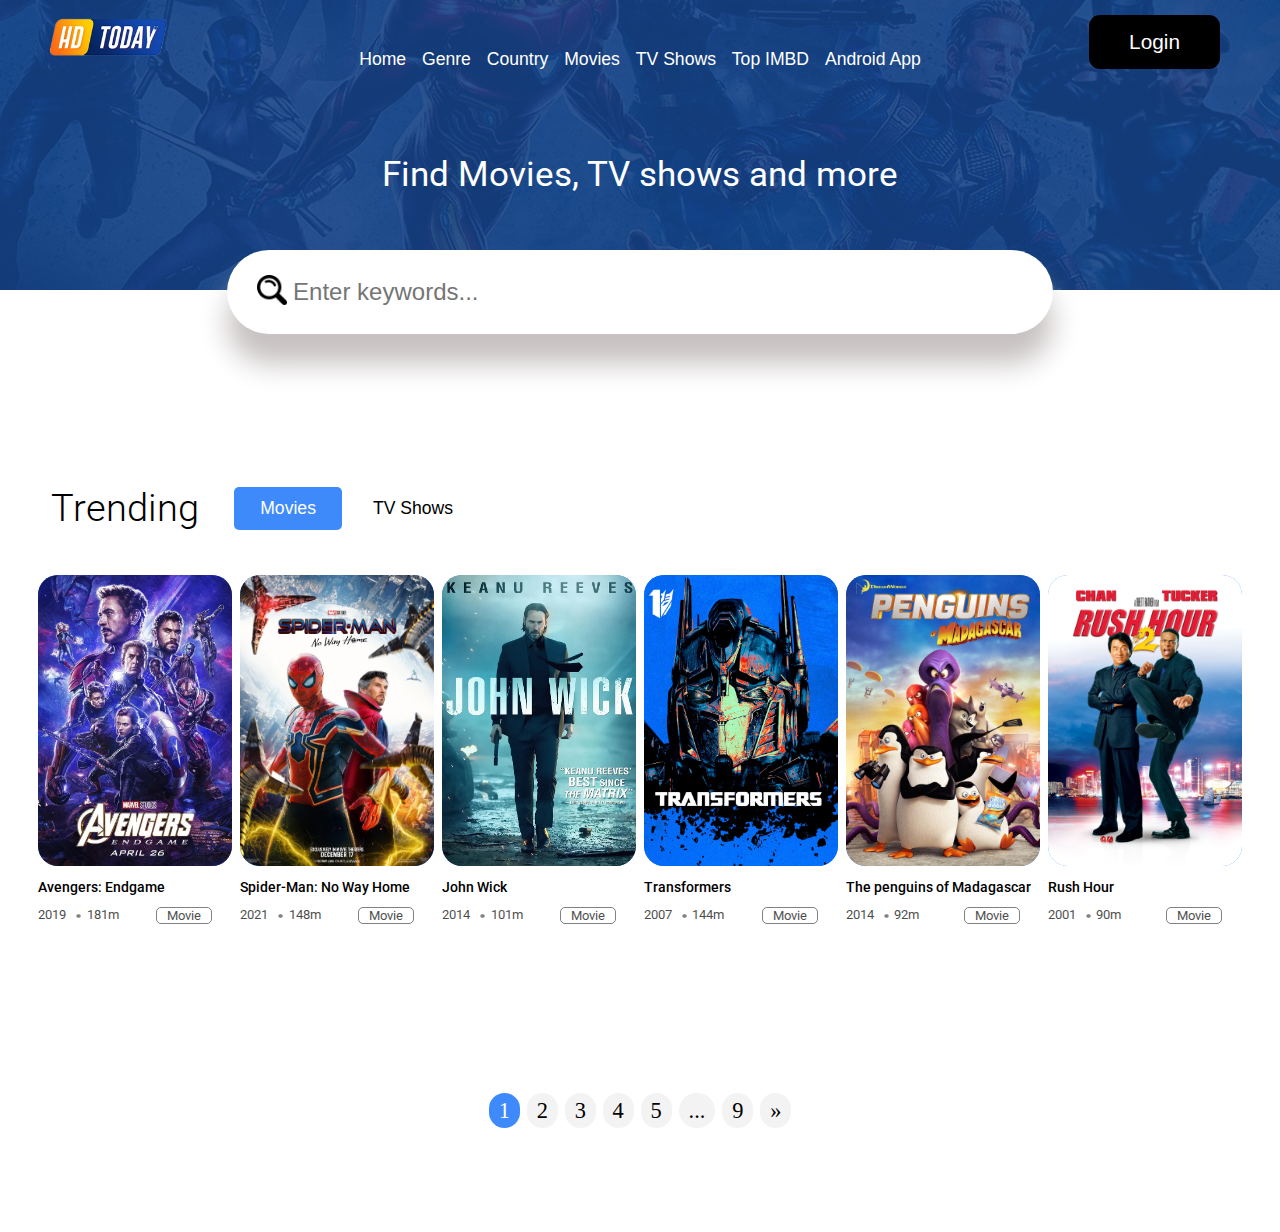
<file: index.html>
<!DOCTYPE html>
<html lang="en">
<head>
    <meta charset="UTF-8">
    <meta name="viewport" content="width=device-width, initial-scale=1.0">
    <title>HDTODAY.TV</title>
    <link rel="stylesheet" href="index.css">
    <link rel="icon" type="image/x-icon" href="images/Favicon/hd.png">
</head>
<body>
    <header>
        <nav id="nav">
            <div class="box">
                <img src="images/navbar/menu.png" alt="">
            </div>
            <div class="box">
                <img src="images/navbar/Final_logo.png" alt="">
            </div>
            <div class="box">
                <img src="images/navbar/user.png" alt="">
                <div class="link">
                    <a href="#"><span>Login</span></a>                
                </div>    
            </div>
            <div class="box">
                <input type="text" placeholder="Enter keywords...">
            </div>
            <div class="box">
                <p>Find Movies, TV shows and more</p>
            </div>
            <div class="box">
                <ul>
                    <li><a href="#">Home</a></li>
                    <li><a href="#">Genre</a></li>
                    <li><a href="#">Country</a></li>
                    <li><a href="#">Movies</a></li>
                    <li><a href="#">TV Shows</a></li>
                    <li><a href="#">Top IMBD</a></li>
                    <li><a href="#">Android App</a></li>
                </ul>
            </div>
        </nav>
    </header>
    <main>
        <section class="banana">
            <div class="banana_1">
                <p>Trending</p>
            </div>
            <div class="banana_2">
                <a href="#">Movies</a>
            </div>
            <div class="banana_3">
                <a href="#">TV Shows</a>
            </div>
        </section>
        <!-- This is for the movie section -->
        <section class="cashew">
            <!-- movie1 -->
            <div class="acashew">
                <div class="acashew_img">
                    
                        <img src="images/movie_posters/Avengers_Endgame.jpeg" alt="Avengers_Endgame" id="img">
                    
                    <div class="acashew_overlay">
                        <a href="https://hdtoday.tv/watch-movie/watch-avengers-endgame-hd-19722">
                            <img src="images/icon/play-button.png" alt="" >
                        </a>
                    </div>
                </div>
                <div class="acashew_text">
                    <p>Avengers: Endgame</p>
                </div>
                <div class="acashew_text_2">
                    <div class="cashewtext_sub">
                        <p>2019</p>
                        <div class="cashew_sub_image">
                            <img src="images/movie_posters/record-button.png" alt="">
                        </div>
                        <p>181m</p>
                    </div>
                    <div class="cashewtext_sub_2">
                        <p>Movie</p>
                    </div>
                </div>
            </div>
            <!-- movie_2 -->
            <div class="acashew">
                <div class="acashew_img">

                        <img src="images/movie_posters/spider.jpeg" alt="spider" id="img">

                    <div class="acashew_overlay">
                        <a href="https://hdtoday.tv/watch-movie/watch-spider-man-no-way-home-hd-71326">
                            <img src="images/icon/play-button.png" alt="" >
                        </a>
                    </div>
                </div>
                <div class="acashew_text">
                    <p>Spider-Man: No Way Home</p>
                </div>
                <div class="acashew_text_2">
                    <div class="cashewtext_sub">
                        <p>2021</p>
                        <div class="cashew_sub_image">
                            <img src="images/movie_posters/record-button.png" alt="">
                        </div>
                        <p>148m</p>
                    </div>
                    <div class="cashewtext_sub_2">
                        <p>Movie</p>
                    </div>
                </div>
            </div>
            <!-- movie_3 -->
            <div class="acashew">
                <div class="acashew_img">
                    
                        <img src="images/movie_posters/johnwick.jpeg" alt="johnwick" id="img">
                    
                    <div class="acashew_overlay">
                        <a href="https://hdtoday.tv/watch-movie/watch-john-wick-hd-19789">
                            <img src="images/icon/play-button.png" alt="" >
                        </a>
                    </div>
                </div>
                <div class="acashew_text">
                    <p>John Wick</p>
                </div>
                <div class="acashew_text_2">
                    <div class="cashewtext_sub">
                        <p>2014</p>
                        <div class="cashew_sub_image">
                            <img src="images/movie_posters/record-button.png" alt="">
                        </div>
                        <p>101m</p>
                    </div>
                    <div class="cashewtext_sub_2">
                        <p>Movie</p>
                    </div>
                </div>
            </div>
            <!-- movie_4 -->
            <div class="acashew">
                <div class="acashew_img">
                    
                        <img src="images/movie_posters/transformers.jpeg " alt="" id="img">
                    
                    <div class="acashew_overlay">
                        <a href="https://hdtoday.tv/watch-movie/watch-transformers-hd-6905">
                            <img src="images/icon/play-button.png" alt="" >
                        </a>
                    </div>
                </div>
                
                <div class="acashew_text">
                    <p>Transformers</p>
                </div>
                <div class="acashew_text_2">
                    <div class="cashewtext_sub">
                        <p>2007</p>
                        <div class="cashew_sub_image">
                                <img src="images/movie_posters/record-button.png" alt="">
                        </div>
                        <p>144m</p>
                    </div>
                    <div class="cashewtext_sub_2">
                        <p>Movie</p>
                    </div>
                </div>
            </div>
            <!-- movie_5 -->
            <div class="acashew">
                <div class="acashew_img">
                    
                        <img src="images/movie_posters/Penguins of madagascar.jpg" alt="" id="img">
                    
                    <div class="acashew_overlay">
                        <a href="https://hdtoday.tv/watch-movie/watch-penguins-of-madagascar-hd-19555">
                            <img src="images/icon/play-button.png" alt="" >
                        </a>
                    </div>
                </div>
                <div class="acashew_text">
                    <p>The penguins of Madagascar</p>
                </div>
                <div class="acashew_text_2">
                    <div class="cashewtext_sub">
                        <p>2014</p>
                        <div class="cashew_sub_image">
                            <img src="images/movie_posters/record-button.png" alt="">
                        </div>
                        <p>92m</p>
                    </div>
                    <div class="cashewtext_sub_2">
                        <p>Movie</p>
                    </div>
                </div>
            </div>
            <!-- movie_6 -->
            <div class="acashew">
                <div class="acashew_img">
                    
                        <img src="images/movie_posters/Rush_hour2.jpg" alt="" id="img">
                    
                    <div class="acashew_overlay">
                        <a href="https://hdtoday.tv/movie/watch-rush-hour-2-hd-17101">
                            <img src="images/icon/play-button.png" alt="" >
                        </a>
                    </div>
                </div>
                <div class="acashew_text">
                    <p>Rush Hour</p>
                </div>
                <div class="acashew_text_2">
                    <div class="cashewtext_sub">
                        <p>2001</p>
                        <div class="cashew_sub_image">
                            <img src="images/movie_posters/record-button.png" alt="">
                        </div>
                        <p>90m</p>
                    </div>
                    <div class="cashewtext_sub_2">
                        <p>Movie</p>
                    </div>
                </div>
            </div>
        </section>
        <div class="pagination">
            <div class="pagination_center">
                <!-- <a href="index.html" style="pointer-events: none;">&laquo;</a> -->
                <a href="index.html" class="active">1</a>
                <a href="index_2.html">2</a>
                <a href="index_3.html">3</a>
                <a href="index_4.html">4</a>
                <a href="index_5.html">5</a>
                <a href="" class="middle" style="pointer-events: none;">...</a>
                <!-- <a href="">6</a>
                <a href="">7</a>
                <a href="">8</a>-->
                <a href="index_9.html">9</a>
                <a href="index_2.html">&raquo;</a>
            </div>
        </div>
    </main>
    <footer>
        
    </footer> 
</body>
</html>
</file>
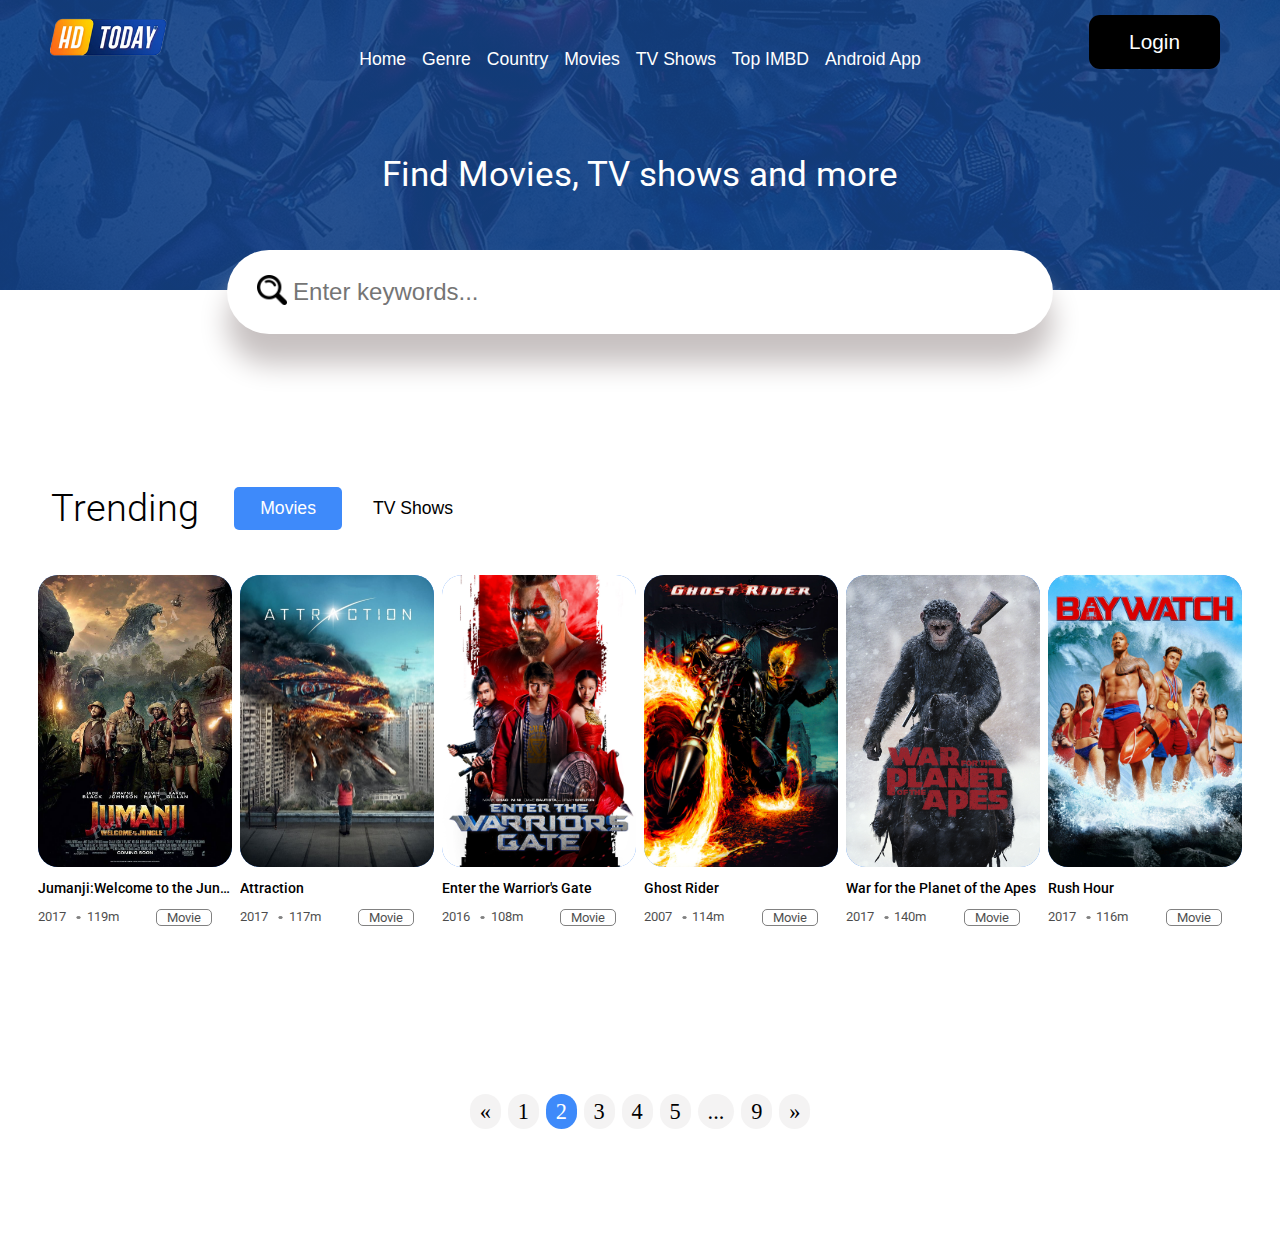
<file: index_2.html>
<!DOCTYPE html>
<html lang="en">
<head>
    <meta charset="UTF-8">
    <meta name="viewport" content="width=device-width, initial-scale=1.0">
    <title>HDTODAY.TV</title>
    <link rel="stylesheet" href="index.css">
    <link rel="icon" type="image/x-icon" href="images/Favicon/hd.png">
</head>
<body>
    <header>
        <nav id="nav">
            <div class="box">
                <img src="images/navbar/menu.png" alt="">
            </div>
            <div class="box">
                <img src="images/navbar/Final_logo.png" alt="">
            </div>
            <div class="box">
                <img src="images/navbar/user.png" alt="">
                <div class="link">
                    <a href="#"><span>Login</span></a>                
                </div>    
            </div>
            <div class="box">
                <input type="text" placeholder="Enter keywords...">
            </div>
            <div class="box">
                <p>Find Movies, TV shows and more</p>
            </div>
            <div class="box">
                <ul>
                    <li><a href="#">Home</a></li>
                    <li><a href="#">Genre</a></li>
                    <li><a href="#">Country</a></li>
                    <li><a href="#">Movies</a></li>
                    <li><a href="#">TV Shows</a></li>
                    <li><a href="#">Top IMBD</a></li>
                    <li><a href="#">Android App</a></li>
                </ul>
            </div>
        </nav>
    </header>
    <main>
        <section class="banana">
            <div class="banana_1">
                <p>Trending</p>
            </div>
            <div class="banana_2">
                <a href="#">Movies</a>
            </div>
            <div class="banana_3">
                <a href="#">TV Shows</a>
            </div>
        </section>
        <!-- This is for the movie section -->
        <section class="cashew">
            <!-- movie1 -->
            <div class="acashew">
                <div class="acashew_img">
                    
                        <img src="images/movie_posters_2/jumanji.jpg" alt="Avengers_Endgame" id="img">
                    
                    <div class="acashew_overlay">
                        <a href="https://hdtoday.tv/watch-movie/watch-jumanji-welcome-to-the-jungle-hd-19299">
                            <img src="images/icon/play-button.png" alt="" >
                        </a>
                    </div>
                </div>
                <div class="acashew_text">
                    <p>Jumanji:Welcome to the Jungle</p>
                </div>
                <div class="acashew_text_2">
                    <div class="cashewtext_sub">
                        <p>2017</p>
                        <div class="cashew_sub_image">
                            <img src="images/movie_posters/record-button.png" alt="">
                        </div>
                        <p>119m</p>
                    </div>
                    <div class="cashewtext_sub_2">
                        <p>Movie</p>
                    </div>
                </div>
            </div>
            <!-- movie_2 -->
            <div class="acashew">
                <div class="acashew_img">

                        <img src="images/movie_posters_2/atraction.jpg" alt="spider" id="img">

                    <div class="acashew_overlay">
                        <a href="https://hdtoday.tv/watch-movie/watch-attraction-hd-77524">
                            <img src="images/icon/play-button.png" alt="" >
                        </a>
                    </div>
                </div>
                <div class="acashew_text">
                    <p>Attraction</p>
                </div>
                <div class="acashew_text_2">
                    <div class="cashewtext_sub">
                        <p>2017</p>
                        <div class="cashew_sub_image">
                            <img src="images/movie_posters/record-button.png" alt="">
                        </div>
                        <p>117m</p>
                    </div>
                    <div class="cashewtext_sub_2">
                        <p>Movie</p>
                    </div>
                </div>
            </div>
            <!-- movie_3 -->
            <div class="acashew">
                <div class="acashew_img">
                    
                        <img src="images/movie_posters_2/Warriors gate.jpg" alt="johnwick" id="img">
                    
                    <div class="acashew_overlay">
                        <a href="https://hdtoday.tv/watch-movie/watch-enter-the-warriors-gate-hd-11687">
                            <img src="images/icon/play-button.png" alt="" >
                        </a>
                    </div>
                </div>
                <div class="acashew_text">
                    <p>Enter the Warrior's Gate</p>
                </div>
                <div class="acashew_text_2">
                    <div class="cashewtext_sub">
                        <p>2016</p>
                        <div class="cashew_sub_image">
                            <img src="images/movie_posters/record-button.png" alt="">
                        </div>
                        <p>108m</p>
                    </div>
                    <div class="cashewtext_sub_2">
                        <p>Movie</p>
                    </div>
                </div>
            </div>
            <!-- movie_4 -->
            <div class="acashew">
                <div class="acashew_img">
                    
                        <img src="images/movie_posters_2/Ghost rider.jpg" alt="" id="img">
                    
                    <div class="acashew_overlay">
                        <a href="https://hdtoday.tv/watch-movie/watch-ghost-rider-hd-18719">
                            <img src="images/icon/play-button.png" alt="" >
                        </a>
                    </div>
                </div>
                
                <div class="acashew_text">
                    <p>Ghost Rider</p>
                </div>
                <div class="acashew_text_2">
                    <div class="cashewtext_sub">
                        <p>2007</p>
                        <div class="cashew_sub_image">
                                <img src="images/movie_posters/record-button.png" alt="">
                        </div>
                        <p>114m</p>
                    </div>
                    <div class="cashewtext_sub_2">
                        <p>Movie</p>
                    </div>
                </div>
            </div>
            <!-- movie_5 -->
            <div class="acashew">
                <div class="acashew_img">
                    
                        <img src="images/movie_posters_2/war of the planet of the apes.jpg" alt="" id="img">
                    
                    <div class="acashew_overlay">
                        <a href="https://hdtoday.tv/watch-movie/watch-war-for-the-planet-of-the-apes-hd-19479">
                            <img src="images/icon/play-button.png" alt="" >
                        </a>
                    </div>
                </div>
                <div class="acashew_text">
                    <p>War for the Planet of the Apes</p>
                </div>
                <div class="acashew_text_2">
                    <div class="cashewtext_sub">
                        <p>2017</p>
                        <div class="cashew_sub_image">
                            <img src="images/movie_posters/record-button.png" alt="">
                        </div>
                        <p>140m</p>
                    </div>
                    <div class="cashewtext_sub_2">
                        <p>Movie</p>
                    </div>
                </div>
            </div>
            <!-- movie_6 -->
            <div class="acashew">
                <div class="acashew_img">
                    
                        <img src="images/movie_posters_2/baywatch.jpg" alt="" id="img">
                    
                    <div class="acashew_overlay">
                        <a href="https://hdtoday.tv/watch-movie/watch-baywatch-hd-19476">
                            <img src="images/icon/play-button.png" alt="" >
                        </a>
                    </div>
                </div>
                <div class="acashew_text">
                    <p>Rush Hour</p>
                </div>
                <div class="acashew_text_2">
                    <div class="cashewtext_sub">
                        <p>2017</p>
                        <div class="cashew_sub_image">
                            <img src="images/movie_posters/record-button.png" alt="">
                        </div>
                        <p>116m</p>
                    </div>
                    <div class="cashewtext_sub_2">
                        <p>Movie</p>
                    </div>
                </div>
            </div>
        </section>
        <div class="pagination">
            <div class="pagination_center">
                <a href="index.html">&laquo;</a>
                <a href="index.html">1</a>
                <a href="index_2.html"class="active">2</a>
                <a href="index_3.html">3</a>
                <a href="index_4.html">4</a>
                <a href="index_5.html">5</a>
                <a href="" class="middle" style="pointer-events: none;">...</a>
                <!-- <a href="">6</a>
                <a href="">7</a>
                <a href="">8</a>-->
                <a href="index_9.html">9</a>
                <a href="index_3.html">&raquo;</a>
            </div>
        </div>
    </main>
    <footer>
        
    </footer> 
</body>
</html>
</file>
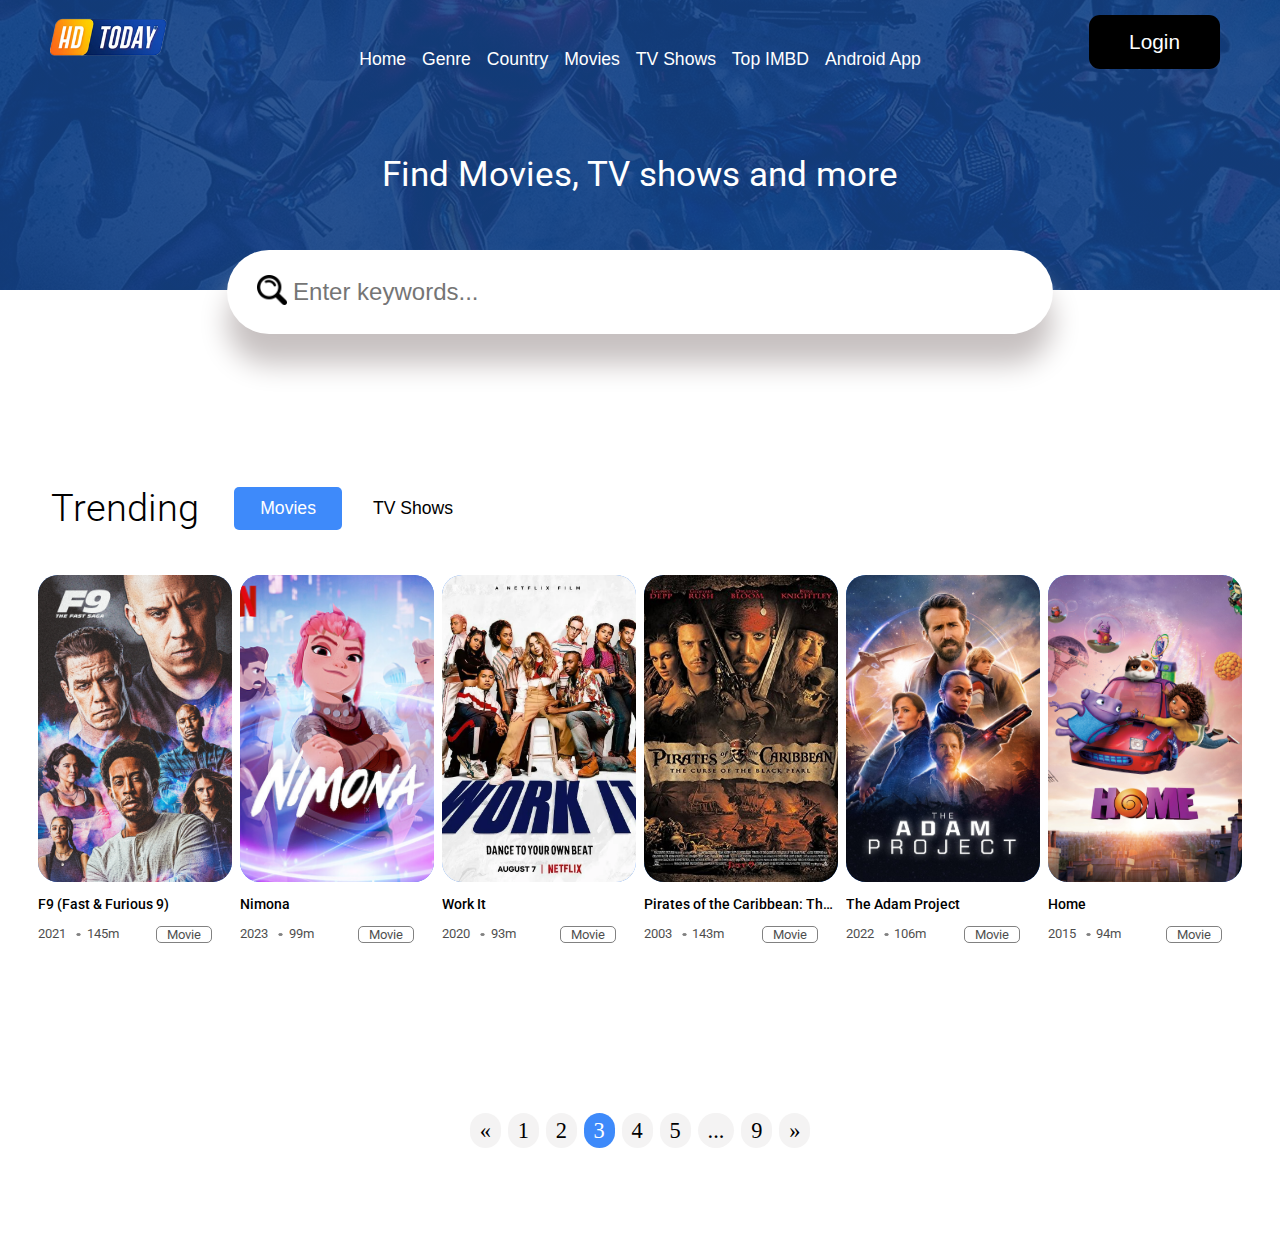
<file: index_3.html>
<!DOCTYPE html>
<html lang="en">
<head>
    <meta charset="UTF-8">
    <meta name="viewport" content="width=device-width, initial-scale=1.0">
    <title>HDTODAY.TV</title>
    <link rel="stylesheet" href="index.css">
    <link rel="icon" type="image/x-icon" href="images/Favicon/hd.png">
</head>
<body>
    <header>
        <nav id="nav">
            <div class="box">
                <img src="images/navbar/menu.png" alt="">
            </div>
            <div class="box">
                <img src="images/navbar/Final_logo.png" alt="">
            </div>
            <div class="box">
                <img src="images/navbar/user.png" alt="">
                <div class="link">
                    <a href="#"><span>Login</span></a>                
                </div>    
            </div>
            <div class="box">
                <input type="text" placeholder="Enter keywords...">
            </div>
            <div class="box">
                <p>Find Movies, TV shows and more</p>
            </div>
            <div class="box">
                <ul>
                    <li><a href="#">Home</a></li>
                    <li><a href="#">Genre</a></li>
                    <li><a href="#">Country</a></li>
                    <li><a href="#">Movies</a></li>
                    <li><a href="#">TV Shows</a></li>
                    <li><a href="#">Top IMBD</a></li>
                    <li><a href="#">Android App</a></li>
                </ul>
            </div>
        </nav>
    </header>
    <main>
        <section class="banana">
            <div class="banana_1">
                <p>Trending</p>
            </div>
            <div class="banana_2">
                <a href="#">Movies</a>
            </div>
            <div class="banana_3">
                <a href="#">TV Shows</a>
            </div>
        </section>
        <!-- This is for the movie section -->
        <section class="cashew">
            <!-- movie1 -->
            <div class="acashew">
                <div class="acashew_img">
                    
                        <img src="images/movie_posters_3/fast and furious 9.jpg" alt="Avengers_Endgame" id="img">
                    
                    <div class="acashew_overlay">
                        <a href="https://hdtoday.tv/watch-movie/watch-fast-and-furious-9-hd-9059">
                            <img src="images/icon/play-button.png" alt="" >
                        </a>
                    </div>
                </div>
                <div class="acashew_text">
                    <p>F9 (Fast & Furious 9)</p>
                </div>
                <div class="acashew_text_2">
                    <div class="cashewtext_sub">
                        <p>2021</p>
                        <div class="cashew_sub_image">
                            <img src="images/movie_posters/record-button.png" alt="">
                        </div>
                        <p>145m</p>
                    </div>
                    <div class="cashewtext_sub_2">
                        <p>Movie</p>
                    </div>
                </div>
            </div>
            <!-- movie_2 -->
            <div class="acashew">
                <div class="acashew_img">

                        <img src="images/movie_posters_3/Nimona.jpg" alt="spider" id="img">

                    <div class="acashew_overlay">
                        <a href="https://hdtoday.tv/watch-movie/watch-nimona-hd-97855">
                            <img src="images/icon/play-button.png" alt="" >
                        </a>
                    </div>
                </div>
                <div class="acashew_text">
                    <p>Nimona</p>
                </div>
                <div class="acashew_text_2">
                    <div class="cashewtext_sub">
                        <p>2023</p>
                        <div class="cashew_sub_image">
                            <img src="images/movie_posters/record-button.png" alt="">
                        </div>
                        <p>99m</p>
                    </div>
                    <div class="cashewtext_sub_2">
                        <p>Movie</p>
                    </div>
                </div>
            </div>
            <!-- movie_3 -->
            <div class="acashew">
                <div class="acashew_img">
                    
                        <img src="images/movie_posters_3/work it.jpg" alt="johnwick" id="img">
                    
                    <div class="acashew_overlay">
                        <a href="https://hdtoday.tv/watch-movie/watch-work-it-hd-62921">
                            <img src="images/icon/play-button.png" alt="" >
                        </a>
                    </div>
                </div>
                <div class="acashew_text">
                    <p>Work It</p>
                </div>
                <div class="acashew_text_2">
                    <div class="cashewtext_sub">
                        <p>2020</p>
                        <div class="cashew_sub_image">
                            <img src="images/movie_posters/record-button.png" alt="">
                        </div>
                        <p>93m</p>
                    </div>
                    <div class="cashewtext_sub_2">
                        <p>Movie</p>
                    </div>
                </div>
            </div>
            <!-- movie_4 -->
            <div class="acashew">
                <div class="acashew_img">
                    
                        <img src="images/movie_posters_3/pirate of the caribbean.jpg" alt="" id="img">
                    
                    <div class="acashew_overlay">
                        <a href="https://hdtoday.tv/watch-movie/watch-pirates-of-the-caribbean-the-curse-of-the-black-pearl-hd-19756">
                            <img src="images/icon/play-button.png" alt="" >
                        </a>
                    </div>
                </div>
                
                <div class="acashew_text">
                    <p>Pirates of the Caribbean: The Curse of the Black Pearl</p>
                </div>
                <div class="acashew_text_2">
                    <div class="cashewtext_sub">
                        <p>2003</p>
                        <div class="cashew_sub_image">
                                <img src="images/movie_posters/record-button.png" alt="">
                        </div>
                        <p>143m</p>
                    </div>
                    <div class="cashewtext_sub_2">
                        <p>Movie</p>
                    </div>
                </div>
            </div>
            <!-- movie_5 -->
            <div class="acashew">
                <div class="acashew_img">
                    
                        <img src="images/movie_posters_3/the adam project.jpg" alt="" id="img">
                    
                    <div class="acashew_overlay">
                        <a href="https://hdtoday.tv/watch-movie/watch-the-adam-project-hd-78004">
                            <img src="images/icon/play-button.png" alt="" >
                        </a>
                    </div>
                </div>
                <div class="acashew_text">
                    <p>The Adam Project</p>
                </div>
                <div class="acashew_text_2">
                    <div class="cashewtext_sub">
                        <p>2022</p>
                        <div class="cashew_sub_image">
                            <img src="images/movie_posters/record-button.png" alt="">
                        </div>
                        <p>106m</p>
                    </div>
                    <div class="cashewtext_sub_2">
                        <p>Movie</p>
                    </div>
                </div>
            </div>
            <!-- movie_6 -->
            <div class="acashew">
                <div class="acashew_img">
                    
                        <img src="images/movie_posters_3/home.jpg" alt="" id="img">
                    
                    <div class="acashew_overlay">
                        <a href="https://hdtoday.tv/watch-movie/watch-home-hd-17964">
                            <img src="images/icon/play-button.png" alt="" >
                        </a>
                    </div>
                </div>
                <div class="acashew_text">
                    <p>Home</p>
                </div>
                <div class="acashew_text_2">
                    <div class="cashewtext_sub">
                        <p>2015</p>
                        <div class="cashew_sub_image">
                            <img src="images/movie_posters/record-button.png" alt="">
                        </div>
                        <p>94m</p>
                    </div>
                    <div class="cashewtext_sub_2">
                        <p>Movie</p>
                    </div>
                </div>
            </div>
        </section>
        <div class="pagination">
            <div class="pagination_center">
                <a href="index_2.html">&laquo;</a>
                <a href="index.html">1</a>
                <a href="index_2.html">2</a>
                <a href="index_3.html" class="active">3</a>
                <a href="index_4.html">4</a>
                <a href="index_5.html">5</a>
                <a href="" class="middle" style="pointer-events:none;">...</a>
                <!-- <a href="">6</a>
                <a href="">7</a>
                <a href="">8</a>-->
                <a href="index_9.html">9</a>
                <a href="index_4.html">&raquo;</a>
            </div>
        </div>
    </main>
    <footer>
        
    </footer> 
</body>
</html>
</file>
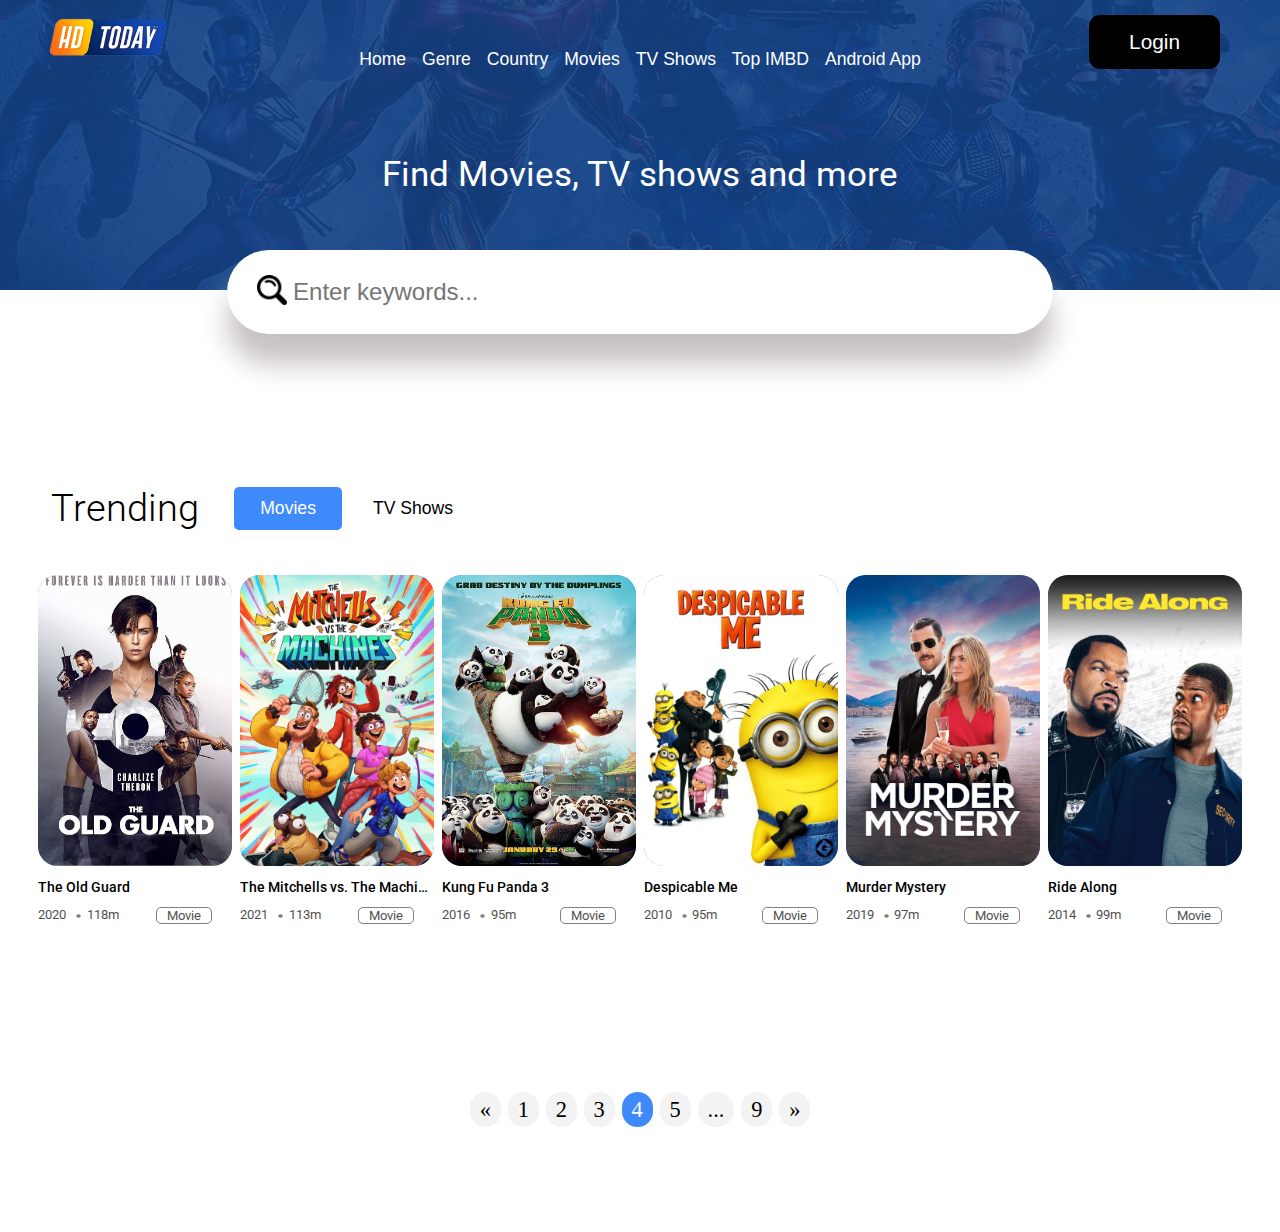
<file: index_4.html>
<!DOCTYPE html>
<html lang="en">
<head>
    <meta charset="UTF-8">
    <meta name="viewport" content="width=device-width, initial-scale=1.0">
    <title>HDTODAY.TV</title>
    <link rel="stylesheet" href="index.css">
    <link rel="icon" type="image/x-icon" href="images/Favicon/hd.png">
</head>
<body>
    <header>
        <nav id="nav">
            <div class="box">
                <img src="images/navbar/menu.png" alt="">
            </div>
            <div class="box">
                <img src="images/navbar/Final_logo.png" alt="">
            </div>
            <div class="box">
                <img src="images/navbar/user.png" alt="">
                <div class="link">
                    <a href="#"><span>Login</span></a>                
                </div>    
            </div>
            <div class="box">
                <input type="text" placeholder="Enter keywords...">
            </div>
            <div class="box">
                <p>Find Movies, TV shows and more</p>
            </div>
            <div class="box">
                <ul>
                    <li><a href="#">Home</a></li>
                    <li><a href="#">Genre</a></li>
                    <li><a href="#">Country</a></li>
                    <li><a href="#">Movies</a></li>
                    <li><a href="#">TV Shows</a></li>
                    <li><a href="#">Top IMBD</a></li>
                    <li><a href="#">Android App</a></li>
                </ul>
            </div>
        </nav>
    </header>
    <main>
        <section class="banana">
            <div class="banana_1">
                <p>Trending</p>
            </div>
            <div class="banana_2">
                <a href="#">Movies</a>
            </div>
            <div class="banana_3">
                <a href="#">TV Shows</a>
            </div>
        </section>
        <!-- This is for the movie section -->
        <section class="cashew">
            <!-- movie1 -->
            <div class="acashew">
                <div class="acashew_img">
                    
                        <img src="images/movie_posters_4/The old guard.jpg" alt="Avengers_Endgame" id="img">
                    
                    <div class="acashew_overlay">
                        <a href="https://hdtoday.se/watch-movie/watch-the-old-guard-full-62186">
                            <img src="images/icon/play-button.png" alt="" >
                        </a>
                    </div>
                </div>
                <div class="acashew_text">
                    <p>The Old Guard</p>
                </div>
                <div class="acashew_text_2">
                    <div class="cashewtext_sub">
                        <p>2020</p>
                        <div class="cashew_sub_image">
                            <img src="images/movie_posters/record-button.png" alt="">
                        </div>
                        <p>118m</p>
                    </div>
                    <div class="cashewtext_sub_2">
                        <p>Movie</p>
                    </div>
                </div>
            </div>
            <!-- movie_2 -->
            <div class="acashew">
                <div class="acashew_img">

                        <img src="images/movie_posters_4/the mitchells vs the machines.jpg" alt="" id="img">

                    <div class="acashew_overlay">
                        <a href="https://hdtoday.se/watch-movie/watch-the-mitchells-vs-the-machines-full-69623">
                            <img src="images/icon/play-button.png" alt="" >
                        </a>
                    </div>
                </div>
                <div class="acashew_text">
                    <p>The Mitchells vs. The Machines</p>
                </div>
                <div class="acashew_text_2">
                    <div class="cashewtext_sub">
                        <p>2021</p>
                        <div class="cashew_sub_image">
                            <img src="images/movie_posters/record-button.png" alt="">
                        </div>
                        <p>113m</p>
                    </div>
                    <div class="cashewtext_sub_2">
                        <p>Movie</p>
                    </div>
                </div>
            </div>
            <!-- movie_3 -->
            <div class="acashew">
                <div class="acashew_img">
                    
                        <img src="images/movie_posters_4/kung fu panda.jpg" alt="" id="img">
                    
                    <div class="acashew_overlay">
                        <a href="https://hdtoday.se/watch-movie/watch-kung-fu-panda-3-full-18639">
                            <img src="images/icon/play-button.png" alt="" >
                        </a>
                    </div>
                </div>
                <div class="acashew_text">
                    <p>Kung Fu Panda 3</p>
                </div>
                <div class="acashew_text_2">
                    <div class="cashewtext_sub">
                        <p>2016</p>
                        <div class="cashew_sub_image">
                            <img src="images/movie_posters/record-button.png" alt="">
                        </div>
                        <p>95m</p>
                    </div>
                    <div class="cashewtext_sub_2">
                        <p>Movie</p>
                    </div>
                </div>
            </div>
            <!-- movie_4 -->
            <div class="acashew">
                <div class="acashew_img">
                    
                        <img src="images/movie_posters_4/despicable me.jpg" alt="" id="img">
                    
                    <div class="acashew_overlay">
                        <a href="https://hdtoday.se/watch-movie/watch-despicable-me-full-19486">
                            <img src="images/icon/play-button.png" alt="" >
                        </a>
                    </div>
                </div>
                
                <div class="acashew_text">
                    <p>Despicable Me</p>
                </div>
                <div class="acashew_text_2">
                    <div class="cashewtext_sub">
                        <p>2010</p>
                        <div class="cashew_sub_image">
                                <img src="images/movie_posters/record-button.png" alt="">
                        </div>
                        <p>95m</p>
                    </div>
                    <div class="cashewtext_sub_2">
                        <p>Movie</p>
                    </div>
                </div>
            </div>
            <!-- movie_5 -->
            <div class="acashew">
                <div class="acashew_img">
                    
                        <img src="images/movie_posters_4/murder mystery.jpg" alt="" id="img">
                    
                    <div class="acashew_overlay">
                        <a href="https://hdtoday.se/watch-movie/watch-murder-mystery-full-41787">
                            <img src="images/icon/play-button.png" alt="" >
                        </a>
                    </div>
                </div>
                <div class="acashew_text">
                    <p>Murder Mystery</p>
                </div>
                <div class="acashew_text_2">
                    <div class="cashewtext_sub">
                        <p>2019</p>
                        <div class="cashew_sub_image">
                            <img src="images/movie_posters/record-button.png" alt="">
                        </div>
                        <p>97m</p>
                    </div>
                    <div class="cashewtext_sub_2">
                        <p>Movie</p>
                    </div>
                </div>
            </div>
            <!-- movie_6 -->
            <div class="acashew">
                <div class="acashew_img">
                    
                        <img src="images/movie_posters_4/ride along.jpg" alt="" id="img">
                    
                    <div class="acashew_overlay">
                        <a href="https://hdtoday.se/watch-movie/watch-ride-along-full-16483">
                            <img src="images/icon/play-button.png" alt="" >
                        </a>
                    </div>
                </div>
                <div class="acashew_text">
                    <p>Ride Along</p>
                </div>
                <div class="acashew_text_2">
                    <div class="cashewtext_sub">
                        <p>2014</p>
                        <div class="cashew_sub_image">
                            <img src="images/movie_posters/record-button.png" alt="">
                        </div>
                        <p>99m</p>
                    </div>
                    <div class="cashewtext_sub_2">
                        <p>Movie</p>
                    </div>
                </div>
            </div>
        </section>
        <div class="pagination">
            <div class="pagination_center">
                <a href="index_3.html">&laquo;</a>
                <a href="index.html">1</a>
                <a href="index_2.html">2</a>
                <a href="index_3.html">3</a>
                <a href="index_4.html" class="active">4</a>
                <a href="index_5.html">5</a>
                <a href="" class="middle" style="pointer-events: none;">...</a>
                <!-- <a href="">6</a>
                <a href="">7</a>
                <a href="">8</a>-->
                <a href="index_9.html">9</a>
                <a href="index_5.html">&raquo;</a>
            </div>
        </div>
    </main>
    <footer>
        
    </footer> 
</body>
</html>
</file>
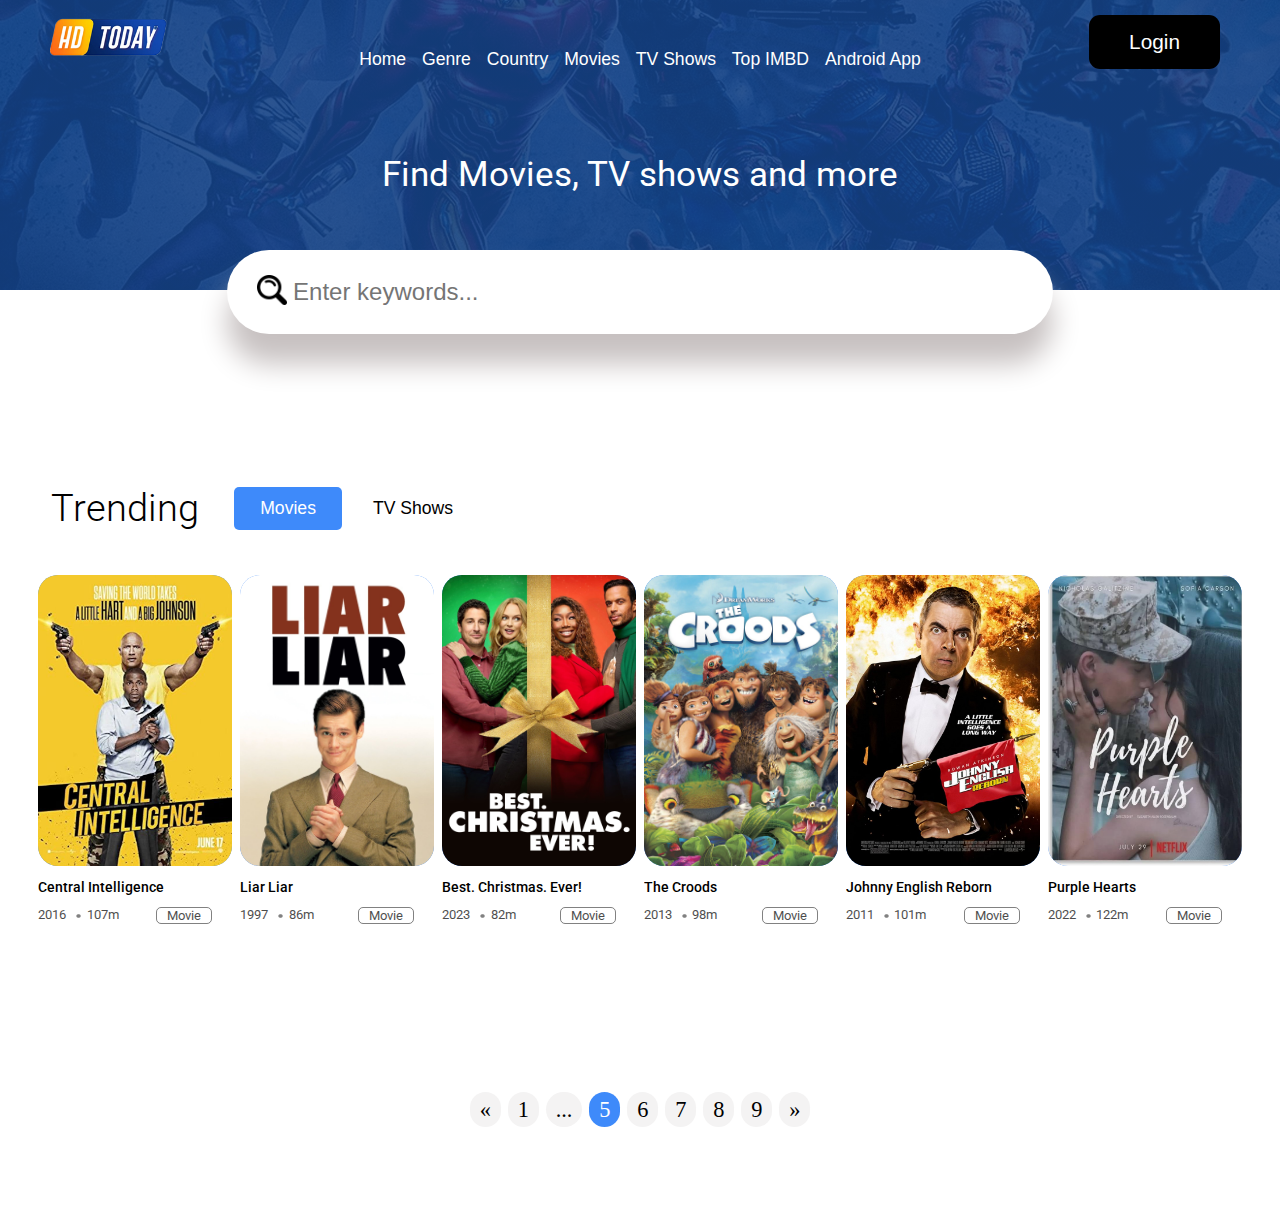
<file: index_5.html>
<!DOCTYPE html>
<html lang="en">
<head>
    <meta charset="UTF-8">
    <meta name="viewport" content="width=device-width, initial-scale=1.0">
    <title>HDTODAY.TV</title>
    <link rel="stylesheet" href="index.css">
    <link rel="icon" type="image/x-icon" href="images/Favicon/hd.png">
</head>
<body>
    <header>
        <nav id="nav">
            <div class="box">
                <img src="images/navbar/menu.png" alt="">
            </div>
            <div class="box">
                <img src="images/navbar/Final_logo.png" alt="">
            </div>
            <div class="box">
                <img src="images/navbar/user.png" alt="">
                <div class="link">
                    <a href="#"><span>Login</span></a>                
                </div>    
            </div>
            <div class="box">
                <input type="text" placeholder="Enter keywords...">
            </div>
            <div class="box">
                <p>Find Movies, TV shows and more</p>
            </div>
            <div class="box">
                <ul>
                    <li><a href="#">Home</a></li>
                    <li><a href="#">Genre</a></li>
                    <li><a href="#">Country</a></li>
                    <li><a href="#">Movies</a></li>
                    <li><a href="#">TV Shows</a></li>
                    <li><a href="#">Top IMBD</a></li>
                    <li><a href="#">Android App</a></li>
                </ul>
            </div>
        </nav>
    </header>
    <main>
        <section class="banana">
            <div class="banana_1">
                <p>Trending</p>
            </div>
            <div class="banana_2">
                <a href="#">Movies</a>
            </div>
            <div class="banana_3">
                <a href="#">TV Shows</a>
            </div>
        </section>
        <!-- This is for the movie section -->
        <section class="cashew">
            <!-- movie1 -->
            <div class="acashew">
                <div class="acashew_img">
                    
                        <img src="images/movie_posters_5/central intelligence.jpg" alt="Avengers_Endgame" id="img">
                    
                    <div class="acashew_overlay">
                        <a href="https://hdtoday.se/watch-movie/watch-central-intelligence-full-18599">
                            <img src="images/icon/play-button.png" alt="" >
                        </a>
                    </div>
                </div>
                <div class="acashew_text">
                    <p>Central Intelligence</p>
                </div>
                <div class="acashew_text_2">
                    <div class="cashewtext_sub">
                        <p>2016</p>
                        <div class="cashew_sub_image">
                            <img src="images/movie_posters/record-button.png" alt="">
                        </div>
                        <p>107m</p>
                    </div>
                    <div class="cashewtext_sub_2">
                        <p>Movie</p>
                    </div>
                </div>
            </div>
            <!-- movie_2 -->
            <div class="acashew">
                <div class="acashew_img">

                        <img src="images/movie_posters_5/liar liar.jpg" alt="" id="img">

                    <div class="acashew_overlay">
                        <a href="https://hdtoday.se/watch-movie/watch-liar-liar-full-17854">
                            <img src="images/icon/play-button.png" alt="" >
                        </a>
                    </div>
                </div>
                <div class="acashew_text">
                    <p>Liar Liar</p>
                </div>
                <div class="acashew_text_2">
                    <div class="cashewtext_sub">
                        <p>1997</p>
                        <div class="cashew_sub_image">
                            <img src="images/movie_posters/record-button.png" alt="">
                        </div>
                        <p>86m</p>
                    </div>
                    <div class="cashewtext_sub_2">
                        <p>Movie</p>
                    </div>
                </div>
            </div>
            <!-- movie_3 -->
            <div class="acashew">
                <div class="acashew_img">
                    
                        <img src="images/movie_posters_5/best christmas ever.jpg" alt="" id="img">
                    
                    <div class="acashew_overlay">
                        <a href="https://hdtoday.se/watch-movie/watch-best-christmas-ever-full-102808">
                            <img src="images/icon/play-button.png" alt="" >
                        </a>
                    </div>
                </div>
                <div class="acashew_text">
                    <p>Best. Christmas. Ever!</p>
                </div>
                <div class="acashew_text_2">
                    <div class="cashewtext_sub">
                        <p>2023</p>
                        <div class="cashew_sub_image">
                            <img src="images/movie_posters/record-button.png" alt="">
                        </div>
                        <p>82m</p>
                    </div>
                    <div class="cashewtext_sub_2">
                        <p>Movie</p>
                    </div>
                </div>
            </div>
            <!-- movie_4 -->
            <div class="acashew">
                <div class="acashew_img">
                    
                        <img src="images/movie_posters_5/the croods.jpeg" alt="" id="img">
                    
                    <div class="acashew_overlay">
                        <a href="https://hdtoday.se/watch-movie/watch-the-croods-full-18857">
                            <img src="images/icon/play-button.png" alt="" >
                        </a>
                    </div>
                </div>
                
                <div class="acashew_text">
                    <p>The Croods</p>
                </div>
                <div class="acashew_text_2">
                    <div class="cashewtext_sub">
                        <p>2013</p>
                        <div class="cashew_sub_image">
                                <img src="images/movie_posters/record-button.png" alt="">
                        </div>
                        <p>98m</p>
                    </div>
                    <div class="cashewtext_sub_2">
                        <p>Movie</p>
                    </div>
                </div>
            </div>
            <!-- movie_5 -->
            <div class="acashew">
                <div class="acashew_img">
                    
                        <img src="images/movie_posters_5/Johnny english.jpg" alt="" id="img">
                    
                    <div class="acashew_overlay">
                        <a href="https://hdtoday.se/watch-movie/watch-johnny-english-reborn-full-18851">
                            <img src="images/icon/play-button.png" alt="" >
                        </a>
                    </div>
                </div>
                <div class="acashew_text">
                    <p>Johnny English Reborn</p>
                </div>
                <div class="acashew_text_2">
                    <div class="cashewtext_sub">
                        <p>2011</p>
                        <div class="cashew_sub_image">
                            <img src="images/movie_posters/record-button.png" alt="">
                        </div>
                        <p>101m</p>
                    </div>
                    <div class="cashewtext_sub_2">
                        <p>Movie</p>
                    </div>
                </div>
            </div>
            <!-- movie_6 -->
            <div class="acashew">
                <div class="acashew_img">
                    
                        <img src="images/movie_posters_5/purple hearts.jpg" alt="" id="img">
                    
                    <div class="acashew_overlay">
                        <a href="https://hdtoday.se/watch-movie/watch-purple-hearts-full-83245">
                            <img src="images/icon/play-button.png" alt="" >
                        </a>
                    </div>
                </div>
                <div class="acashew_text">
                    <p>Purple Hearts</p>
                </div>
                <div class="acashew_text_2">
                    <div class="cashewtext_sub">
                        <p>2022</p>
                        <div class="cashew_sub_image">
                            <img src="images/movie_posters/record-button.png" alt="">
                        </div>
                        <p>122m</p>
                    </div>
                    <div class="cashewtext_sub_2">
                        <p>Movie</p>
                    </div>
                </div>
            </div>
        </section>
        <div class="pagination">
            <div class="pagination_center">
                <a href="index_4.html">&laquo;</a>
                <a href="index.html">1</a>
                <!-- <a href="index_2.html">2</a>
                <a href="index_3.html">3</a>
                <a href="index_4.html" >4</a> -->
                <a href="" class="middle" style="pointer-events: none;">...</a>
                <a href="index_5.html" class="active">5</a>
                <a href="index_6.html">6</a>
                <a href="index_7.html">7</a>
                <a href="index_8.html">8</a>
                <a href="index_9.html">9</a>
                <a href="index_6.html">&raquo;</a>
            </div>
        </div>
    </main>
    <footer>
        
    </footer> 
</body>
</html>
</file>
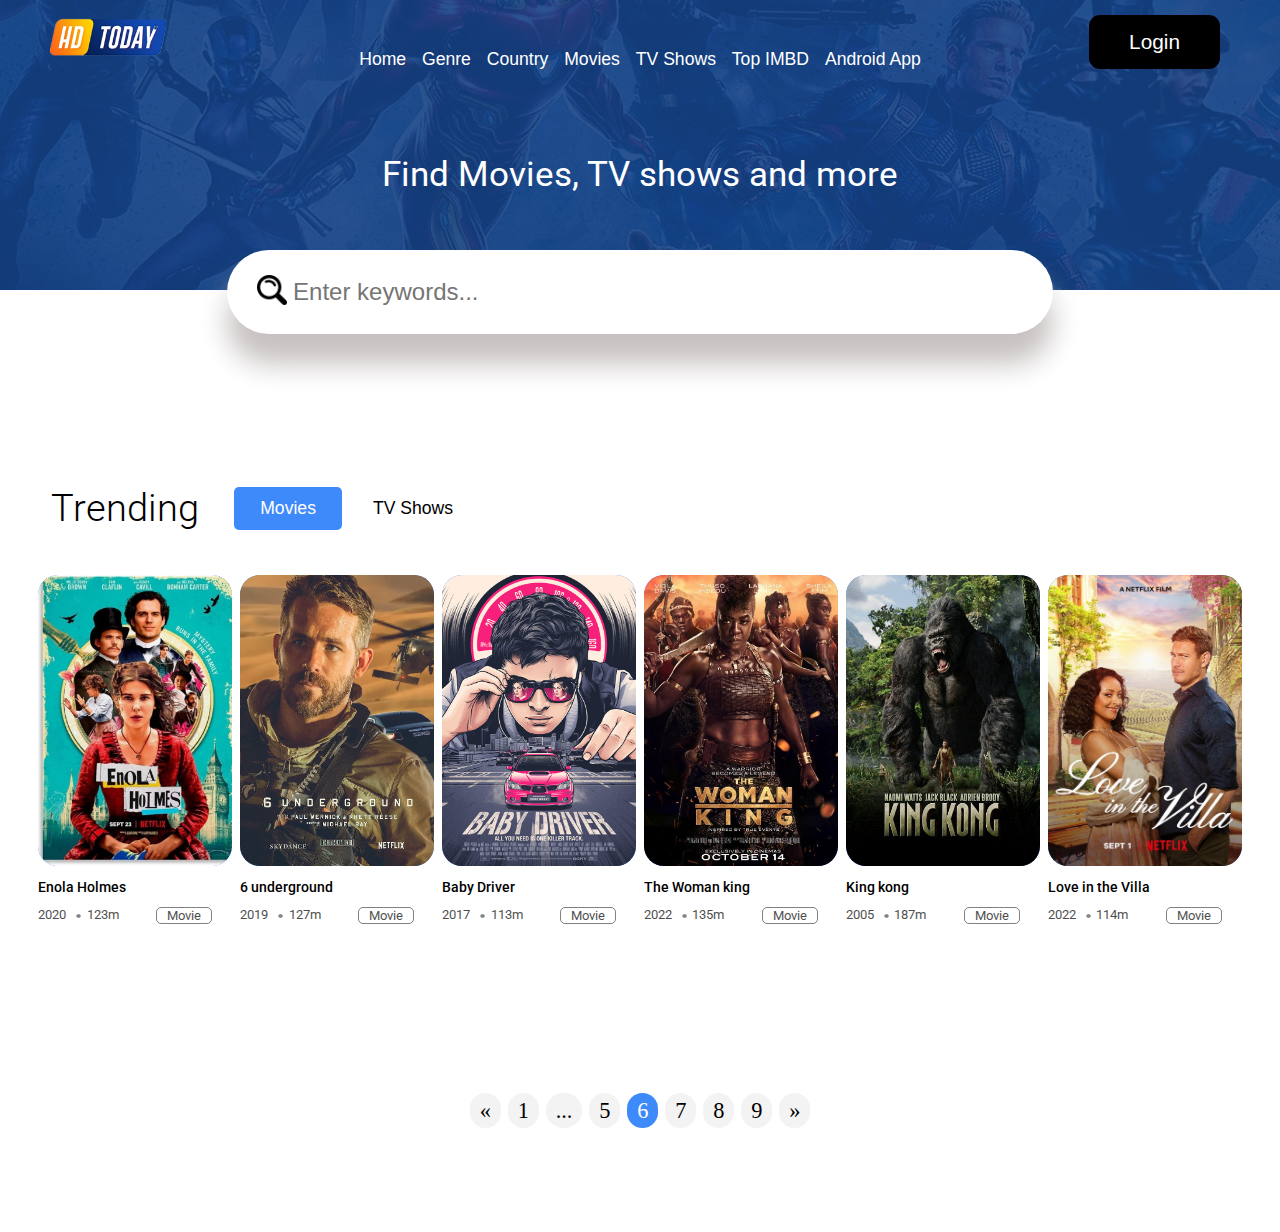
<file: index_6.html>
<!DOCTYPE html>
<html lang="en">
<head>
    <meta charset="UTF-8">
    <meta name="viewport" content="width=device-width, initial-scale=1.0">
    <title>HDTODAY.TV</title>
    <link rel="stylesheet" href="index.css">
    <link rel="icon" type="image/x-icon" href="images/Favicon/hd.png">
</head>
<body>
    <header>
        <nav id="nav">
            <div class="box">
                <img src="images/navbar/menu.png" alt="">
            </div>
            <div class="box">
                <img src="images/navbar/Final_logo.png" alt="">
            </div>
            <div class="box">
                <img src="images/navbar/user.png" alt="">
                <div class="link">
                    <a href="#"><span>Login</span></a>                
                </div>    
            </div>
            <div class="box">
                <input type="text" placeholder="Enter keywords...">
            </div>
            <div class="box">
                <p>Find Movies, TV shows and more</p>
            </div>
            <div class="box">
                <ul>
                    <li><a href="#">Home</a></li>
                    <li><a href="#">Genre</a></li>
                    <li><a href="#">Country</a></li>
                    <li><a href="#">Movies</a></li>
                    <li><a href="#">TV Shows</a></li>
                    <li><a href="#">Top IMBD</a></li>
                    <li><a href="#">Android App</a></li>
                </ul>
            </div>
        </nav>
    </header>
    <main>
        <section class="banana">
            <div class="banana_1">
                <p>Trending</p>
            </div>
            <div class="banana_2">
                <a href="#">Movies</a>
            </div>
            <div class="banana_3">
                <a href="#">TV Shows</a>
            </div>
        </section>
        <!-- This is for the movie section -->
        <section class="cashew">
            <!-- movie1 -->
            <div class="acashew">
                <div class="acashew_img">
                    
                        <img src="images/movie_posters_6/enola holmes.jpg" alt="Avengers_Endgame" id="img">
                    
                    <div class="acashew_overlay">
                        <a href="https://hdtoday.se/watch-movie/watch-enola-holmes-full-63478">
                            <img src="images/icon/play-button.png" alt="" >
                        </a>
                    </div>
                </div>
                <div class="acashew_text">
                    <p>Enola Holmes</p>
                </div>
                <div class="acashew_text_2">
                    <div class="cashewtext_sub">
                        <p>2020</p>
                        <div class="cashew_sub_image">
                            <img src="images/movie_posters/record-button.png" alt="">
                        </div>
                        <p>123m</p>
                    </div>
                    <div class="cashewtext_sub_2">
                        <p>Movie</p>
                    </div>
                </div>
            </div>
            <!-- movie_2 -->
            <div class="acashew">
                <div class="acashew_img">

                        <img src="images/movie_posters_6/6 underground.jpeg" alt="" id="img">

                    <div class="acashew_overlay">
                        <a href="https://hdtoday.se/watch-movie/watch-6-underground-full-41790">
                            <img src="images/icon/play-button.png" alt="" >
                        </a>
                    </div>
                </div>
                <div class="acashew_text">
                    <p>6 underground</p>
                </div>
                <div class="acashew_text_2">
                    <div class="cashewtext_sub">
                        <p>2019</p>
                        <div class="cashew_sub_image">
                            <img src="images/movie_posters/record-button.png" alt="">
                        </div>
                        <p>127m</p>
                    </div>
                    <div class="cashewtext_sub_2">
                        <p>Movie</p>
                    </div>
                </div>
            </div>
            <!-- movie_3 -->
            <div class="acashew">
                <div class="acashew_img">
                    
                        <img src="images/movie_posters_6/Baby driver.jpg" alt="" id="img">
                    
                    <div class="acashew_overlay">
                        <a href="https://hdtoday.se/watch-movie/watch-baby-driver-full-19604">
                            <img src="images/icon/play-button.png" alt="" >
                        </a>
                    </div>
                </div>
                <div class="acashew_text">
                    <p>Baby Driver</p>
                </div>
                <div class="acashew_text_2">
                    <div class="cashewtext_sub">
                        <p>2017</p>
                        <div class="cashew_sub_image">
                            <img src="images/movie_posters/record-button.png" alt="">
                        </div>
                        <p>113m</p>
                    </div>
                    <div class="cashewtext_sub_2">
                        <p>Movie</p>
                    </div>
                </div>
            </div>
            <!-- movie_4 -->
            <div class="acashew">
                <div class="acashew_img">
                    
                        <img src="images/movie_posters_6/the woman king.jpg" alt="" id="img">
                    
                    <div class="acashew_overlay">
                        <a href="https://hdtoday.se/watch-movie/watch-the-woman-king-full-88237">
                            <img src="images/icon/play-button.png" alt="" >
                        </a>
                    </div>
                </div>
                
                <div class="acashew_text">
                    <p>The Woman king</p>
                </div>
                <div class="acashew_text_2">
                    <div class="cashewtext_sub">
                        <p>2022</p>
                        <div class="cashew_sub_image">
                                <img src="images/movie_posters/record-button.png" alt="">
                        </div>
                        <p>135m</p>
                    </div>
                    <div class="cashewtext_sub_2">
                        <p>Movie</p>
                    </div>
                </div>
            </div>
            <!-- movie_5 -->
            <div class="acashew">
                <div class="acashew_img">
                    
                        <img src="images/movie_posters_6/king kong.jpg" alt="" id="img">
                    
                    <div class="acashew_overlay">
                        <a href="https://hdtoday.se/watch-movie/watch-king-kong-full-19256">
                            <img src="images/icon/play-button.png" alt="" >
                        </a>
                    </div>
                </div>
                <div class="acashew_text">
                    <p>King kong</p>
                </div>
                <div class="acashew_text_2">
                    <div class="cashewtext_sub">
                        <p>2005</p>
                        <div class="cashew_sub_image">
                            <img src="images/movie_posters/record-button.png" alt="">
                        </div>
                        <p>187m</p>
                    </div>
                    <div class="cashewtext_sub_2">
                        <p>Movie</p>
                    </div>
                </div>
            </div>
            <!-- movie_6 -->
            <div class="acashew">
                <div class="acashew_img">
                    
                        <img src="images/movie_posters_6/Love in the villa.jpg" alt="" id="img">
                    
                    <div class="acashew_overlay">
                        <a href="https://hdtoday.se/watch-movie/watch-love-in-the-villa-full-87075">
                            <img src="images/icon/play-button.png" alt="" >
                        </a>
                    </div>
                </div>
                <div class="acashew_text">
                    <p>Love in the Villa</p>
                </div>
                <div class="acashew_text_2">
                    <div class="cashewtext_sub">
                        <p>2022</p>
                        <div class="cashew_sub_image">
                            <img src="images/movie_posters/record-button.png" alt="">
                        </div>
                        <p>114m</p>
                    </div>
                    <div class="cashewtext_sub_2">
                        <p>Movie</p>
                    </div>
                </div>
            </div>
        </section>
        <div class="pagination">
            <div class="pagination_center">
                <a href="index_5.html">&laquo;</a>
                <a href="index.html">1</a>
                <!-- <a href="index_2.html">2</a>
                <a href="index_3.html">3</a>
                <a href="index_4.html" >4</a> -->
                <a href="" class="middle" style="pointer-events: none;">...</a>
                <a href="index_5.html">5</a>
                <a href="index_6.html" class="active">6</a>
                <a href="index_7.html">7</a>
                <a href="index_8.html">8</a>
                <a href="index_9.html">9</a>
                <a href="index_7.html">&raquo;</a>
            </div>
        </div>
    </main>
    <footer>
        
    </footer> 
</body>
</html>
</file>
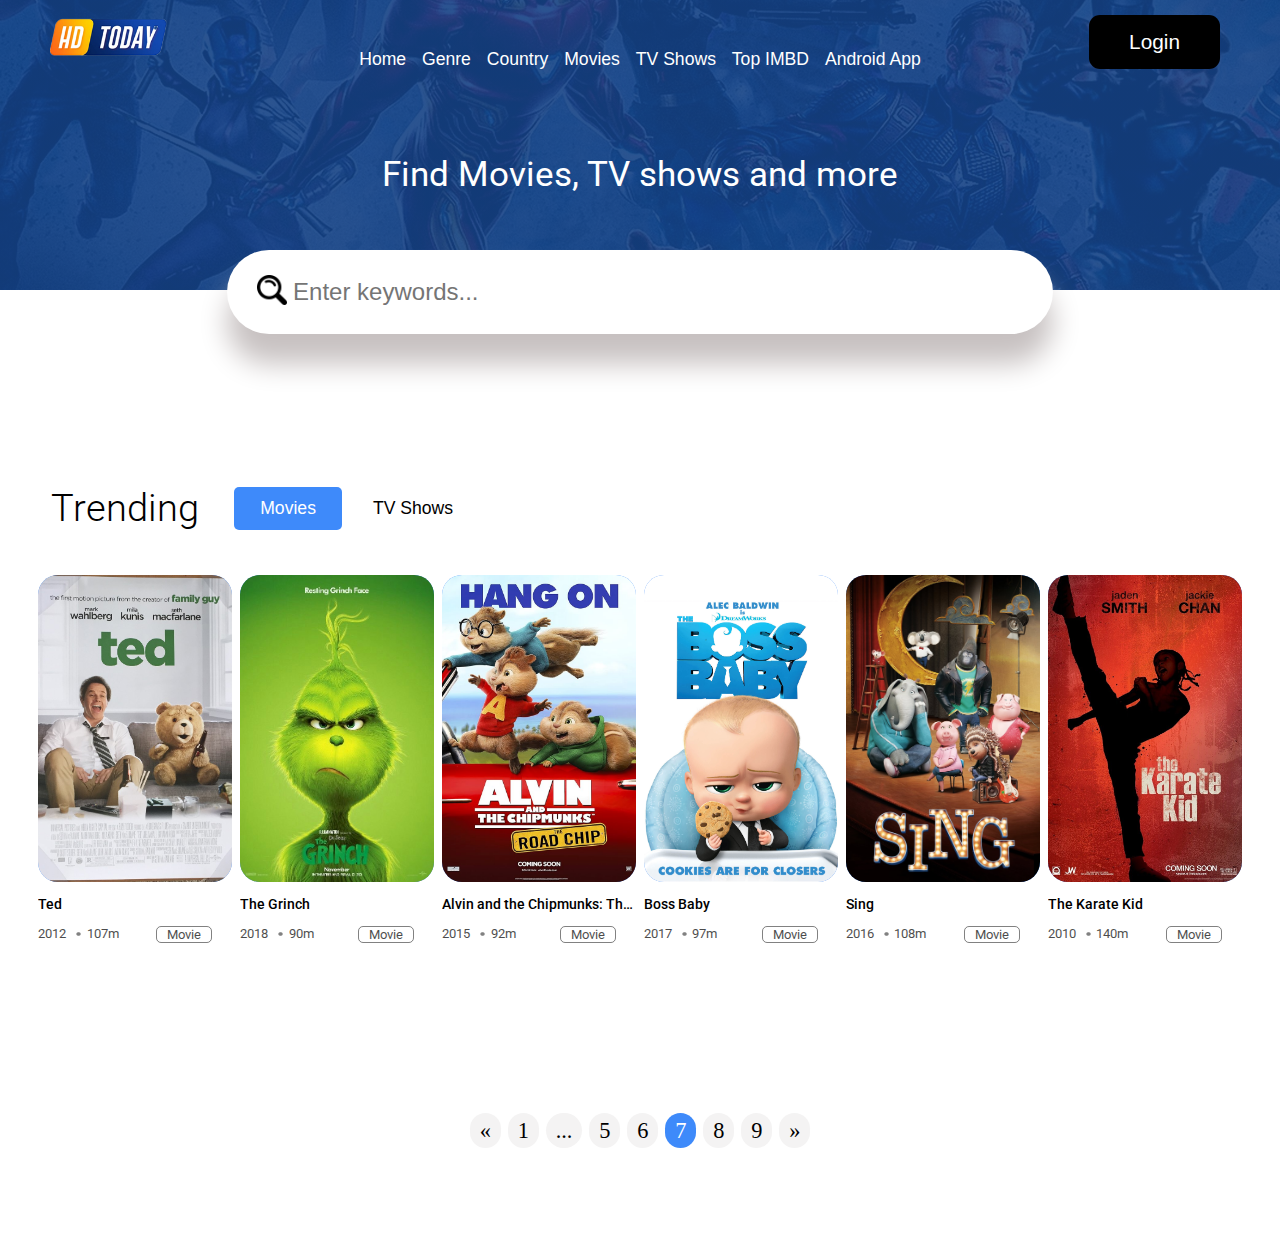
<file: index_7.html>
<!DOCTYPE html>
<html lang="en">
<head>
    <meta charset="UTF-8">
    <meta name="viewport" content="width=device-width, initial-scale=1.0">
    <title>HDTODAY.TV</title>
    <link rel="stylesheet" href="index.css">
    <link rel="icon" type="image/x-icon" href="images/Favicon/hd.png">
</head>
<body>
    <header>
        <nav id="nav">
            <div class="box">
                <img src="images/navbar/menu.png" alt="">
            </div>
            <div class="box">
                <img src="images/navbar/Final_logo.png" alt="">
            </div>
            <div class="box">
                <img src="images/navbar/user.png" alt="">
                <div class="link">
                    <a href="#"><span>Login</span></a>                
                </div>    
            </div>
            <div class="box">
                <input type="text" placeholder="Enter keywords...">
            </div>
            <div class="box">
                <p>Find Movies, TV shows and more</p>
            </div>
            <div class="box">
                <ul>
                    <li><a href="#">Home</a></li>
                    <li><a href="#">Genre</a></li>
                    <li><a href="#">Country</a></li>
                    <li><a href="#">Movies</a></li>
                    <li><a href="#">TV Shows</a></li>
                    <li><a href="#">Top IMBD</a></li>
                    <li><a href="#">Android App</a></li>
                </ul>
            </div>
        </nav>
    </header>
    <main>
        <section class="banana">
            <div class="banana_1">
                <p>Trending</p>
            </div>
            <div class="banana_2">
                <a href="#">Movies</a>
            </div>
            <div class="banana_3">
                <a href="#">TV Shows</a>
            </div>
        </section>
        <!-- This is for the movie section -->
        <section class="cashew">
            <!-- movie1 -->
            <div class="acashew">
                <div class="acashew_img">
                    
                        <img src="images/movie_posters_7/ted.jpg" alt="Avengers_Endgame" id="img">
                    
                    <div class="acashew_overlay">
                        <a href="https://hdtoday.se/watch-movie/watch-ted-full-19092">
                            <img src="images/icon/play-button.png" alt="" >
                        </a>
                    </div>
                </div>
                <div class="acashew_text">
                    <p>Ted</p>
                </div>
                <div class="acashew_text_2">
                    <div class="cashewtext_sub">
                        <p>2012</p>
                        <div class="cashew_sub_image">
                            <img src="images/movie_posters/record-button.png" alt="">
                        </div>
                        <p>107m</p>
                    </div>
                    <div class="cashewtext_sub_2">
                        <p>Movie</p>
                    </div>
                </div>
            </div>
            <!-- movie_2 -->
            <div class="acashew">
                <div class="acashew_img">

                        <img src="images/movie_posters_7/the grinch.jpg" alt="" id="img">

                    <div class="acashew_overlay">
                        <a href="https://hdtoday.se/watch-movie/watch-the-grinch-full-19816">
                            <img src="images/icon/play-button.png" alt="" >
                        </a>
                    </div>
                </div>
                <div class="acashew_text">
                    <p>The Grinch</p>
                </div>
                <div class="acashew_text_2">
                    <div class="cashewtext_sub">
                        <p>2018</p>
                        <div class="cashew_sub_image">
                            <img src="images/movie_posters/record-button.png" alt="">
                        </div>
                        <p>90m</p>
                    </div>
                    <div class="cashewtext_sub_2">
                        <p>Movie</p>
                    </div>
                </div>
            </div>
            <!-- movie_3 -->
            <div class="acashew">
                <div class="acashew_img">
                    
                        <img src="images/movie_posters_7/alvin and the chipmunks.jpg" alt="" id="img">
                    
                    <div class="acashew_overlay">
                        <a href="https://hdtoday.se/watch-movie/watch-alvin-and-the-chipmunks-the-road-chip-full-17360">
                            <img src="images/icon/play-button.png" alt="" >
                        </a>
                    </div>
                </div>
                <div class="acashew_text">
                    <p>Alvin and the Chipmunks: The Road Chip</p>
                </div>
                <div class="acashew_text_2">
                    <div class="cashewtext_sub">
                        <p>2015</p>
                        <div class="cashew_sub_image">
                            <img src="images/movie_posters/record-button.png" alt="">
                        </div>
                        <p>92m</p>
                    </div>
                    <div class="cashewtext_sub_2">
                        <p>Movie</p>
                    </div>
                </div>
            </div>
            <!-- movie_4 -->
            <div class="acashew">
                <div class="acashew_img">
                    
                        <img src="images/movie_posters_7/boss baby.jpg" alt="" id="img">
                    
                    <div class="acashew_overlay">
                        <a href="https://hdtoday.se/watch-movie/watch-the-boss-baby-full-61788">
                            <img src="images/icon/play-button.png" alt="" >
                        </a>
                    </div>
                </div>
                
                <div class="acashew_text">
                    <p>Boss Baby</p>
                </div>
                <div class="acashew_text_2">
                    <div class="cashewtext_sub">
                        <p>2017</p>
                        <div class="cashew_sub_image">
                                <img src="images/movie_posters/record-button.png" alt="">
                        </div>
                        <p>97m</p>
                    </div>
                    <div class="cashewtext_sub_2">
                        <p>Movie</p>
                    </div>
                </div>
            </div>
            <!-- movie_5 -->
            <div class="acashew">
                <div class="acashew_img">
                    
                        <img src="images/movie_posters_7/sing.jpg" alt="" id="img">
                    
                    <div class="acashew_overlay">
                        <a href="https://hdtoday.se/watch-movie/watch-sing-full-19211">
                            <img src="images/icon/play-button.png" alt="" >
                        </a>
                    </div>
                </div>
                <div class="acashew_text">
                    <p>Sing</p>
                </div>
                <div class="acashew_text_2">
                    <div class="cashewtext_sub">
                        <p>2016</p>
                        <div class="cashew_sub_image">
                            <img src="images/movie_posters/record-button.png" alt="">
                        </div>
                        <p>108m</p>
                    </div>
                    <div class="cashewtext_sub_2">
                        <p>Movie</p>
                    </div>
                </div>
            </div>
            <!-- movie_6 -->
            <div class="acashew">
                <div class="acashew_img">
                    
                        <img src="images/movie_posters_7/the karate kid.jpg" alt="" id="img">
                    
                    <div class="acashew_overlay">
                        <a href="https://hdtoday.se/watch-movie/watch-the-karate-kid-full-18522">
                            <img src="images/icon/play-button.png" alt="" >
                        </a>
                    </div>
                </div>
                <div class="acashew_text">
                    <p>The Karate Kid</p>
                </div>
                <div class="acashew_text_2">
                    <div class="cashewtext_sub">
                        <p>2010</p>
                        <div class="cashew_sub_image">
                            <img src="images/movie_posters/record-button.png" alt="">
                        </div>
                        <p>140m</p>
                    </div>
                    <div class="cashewtext_sub_2">
                        <p>Movie</p>
                    </div>
                </div>
            </div>
        </section>
        <div class="pagination">
            <div class="pagination_center">
                <a href="index_6.html">&laquo;</a>
                <a href="index.html">1</a>
                <!-- <a href="index_2.html">2</a>
                <a href="index_3.html">3</a>
                <a href="index_4.html" >4</a> -->
                <a href="" class="middle" style="pointer-events: none;">...</a>
                <a href="index_5.html">5</a>
                <a href="index_6.html">6</a>
                <a href="index_7.html" class="active">7</a>
                <a href="index_8.html">8</a>
                <a href="index_9.html">9</a>
                <a href="index_8.html">&raquo;</a>
            </div>
        </div>
    </main>
    <footer>
        
    </footer> 
</body>
</html>
</file>
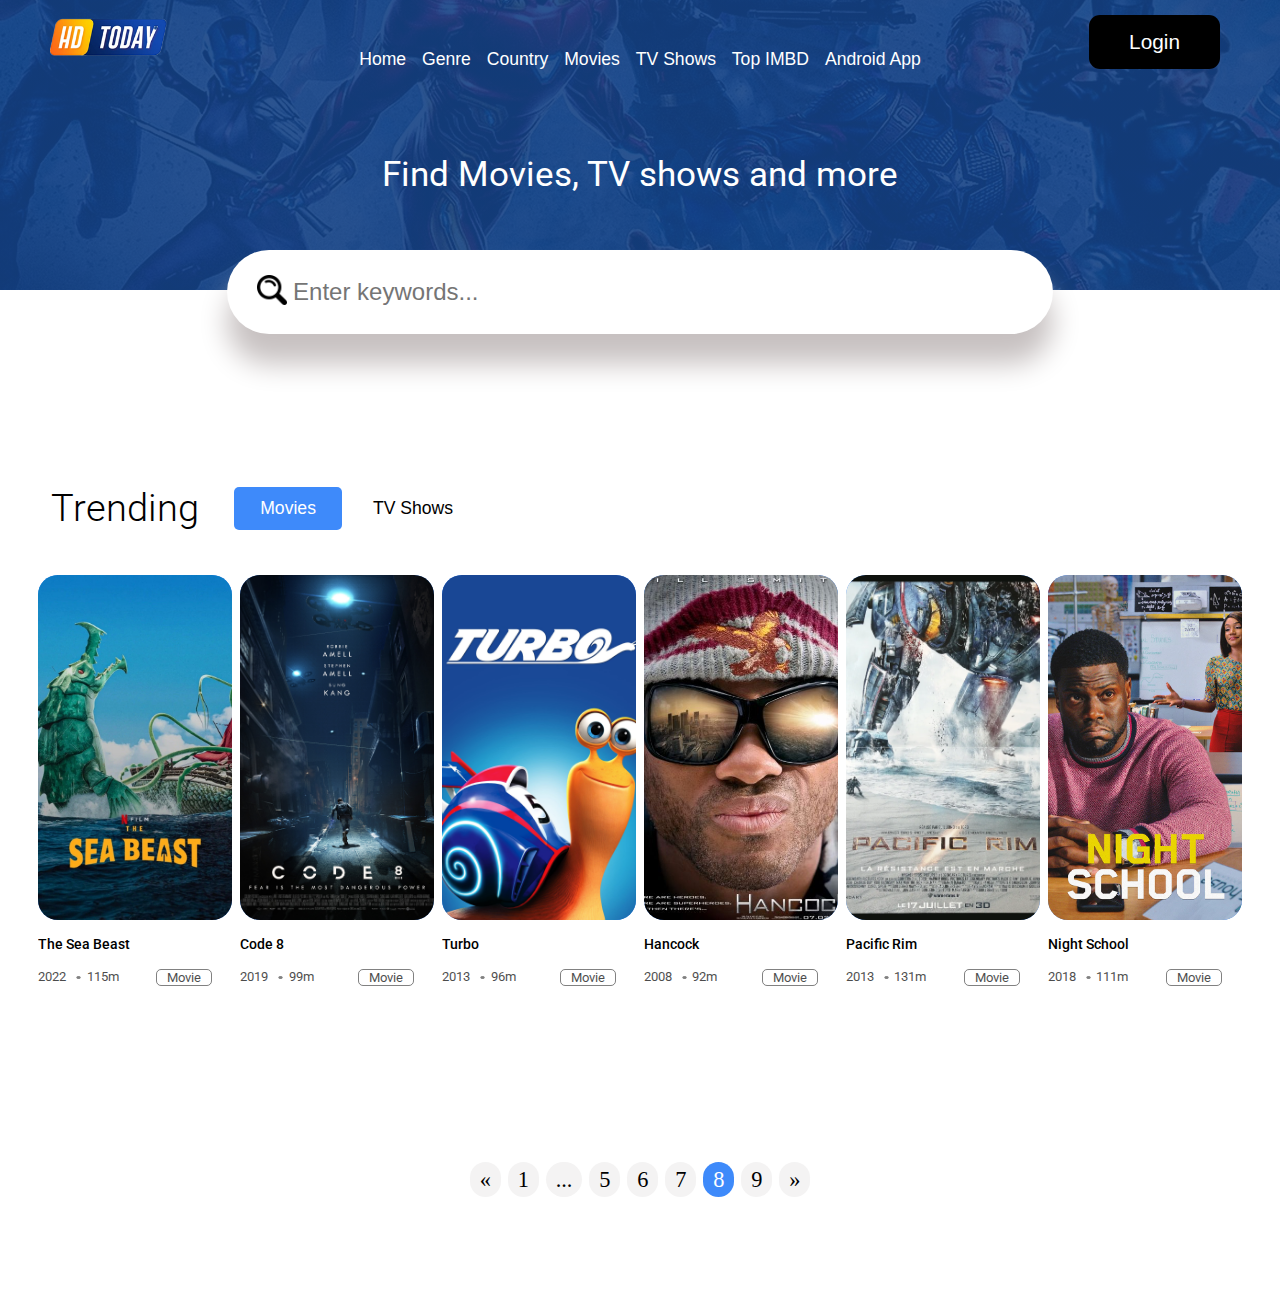
<file: index_8.html>
<!DOCTYPE html>
<html lang="en">
<head>
    <meta charset="UTF-8">
    <meta name="viewport" content="width=device-width, initial-scale=1.0">
    <title>HDTODAY.TV</title>
    <link rel="stylesheet" href="index.css">
    <link rel="icon" type="image/x-icon" href="images/Favicon/hd.png">
</head>
<body>
    <header>
        <nav id="nav">
            <div class="box">
                <img src="images/navbar/menu.png" alt="">
            </div>
            <div class="box">
                <img src="images/navbar/Final_logo.png" alt="">
            </div>
            <div class="box">
                <img src="images/navbar/user.png" alt="">
                <div class="link">
                    <a href="#"><span>Login</span></a>                
                </div>    
            </div>
            <div class="box">
                <input type="text" placeholder="Enter keywords...">
            </div>
            <div class="box">
                <p>Find Movies, TV shows and more</p>
            </div>
            <div class="box">
                <ul>
                    <li><a href="#">Home</a></li>
                    <li><a href="#">Genre</a></li>
                    <li><a href="#">Country</a></li>
                    <li><a href="#">Movies</a></li>
                    <li><a href="#">TV Shows</a></li>
                    <li><a href="#">Top IMBD</a></li>
                    <li><a href="#">Android App</a></li>
                </ul>
            </div>
        </nav>
    </header>
    <main>
        <section class="banana">
            <div class="banana_1">
                <p>Trending</p>
            </div>
            <div class="banana_2">
                <a href="#">Movies</a>
            </div>
            <div class="banana_3">
                <a href="#">TV Shows</a>
            </div>
        </section>
        <!-- This is for the movie section -->
        <section class="cashew">
            <!-- movie1 -->
            <div class="acashew">
                <div class="acashew_img">
                    
                        <img src="images/movie_posters_8/the sea beast.jpg" alt="Avengers_Endgame" id="img">
                    
                    <div class="acashew_overlay">
                        <a href="https://hdtoday.se/watch-movie/watch-the-sea-beast-full-82276">
                            <img src="images/icon/play-button.png" alt="" >
                        </a>
                    </div>
                </div>
                <div class="acashew_text">
                    <p>The Sea Beast</p>
                </div>
                <div class="acashew_text_2">
                    <div class="cashewtext_sub">
                        <p>2022</p>
                        <div class="cashew_sub_image">
                            <img src="images/movie_posters/record-button.png" alt="">
                        </div>
                        <p>115m</p>
                    </div>
                    <div class="cashewtext_sub_2">
                        <p>Movie</p>
                    </div>
                </div>
            </div>
            <!-- movie_2 -->
            <div class="acashew">
                <div class="acashew_img">

                        <img src="images/movie_posters_8/code 8.jpg" alt="" id="img">

                    <div class="acashew_overlay">
                        <a href="https://hdtoday.se/watch-movie/watch-code-8-full-55825">
                            <img src="images/icon/play-button.png" alt="" >
                        </a>
                    </div>
                </div>
                <div class="acashew_text">
                    <p>Code 8</p>
                </div>
                <div class="acashew_text_2">
                    <div class="cashewtext_sub">
                        <p>2019</p>
                        <div class="cashew_sub_image">
                            <img src="images/movie_posters/record-button.png" alt="">
                        </div>
                        <p>99m</p>
                    </div>
                    <div class="cashewtext_sub_2">
                        <p>Movie</p>
                    </div>
                </div>
            </div>
            <!-- movie_3 -->
            <div class="acashew">
                <div class="acashew_img">
                    
                        <img src="images/movie_posters_8/turbo.jpg" alt="" id="img">
                    
                    <div class="acashew_overlay">
                        <a href="https://hdtoday.se/watch-movie/watch-turbo-full-18200">
                            <img src="images/icon/play-button.png" alt="" >
                        </a>
                    </div>
                </div>
                <div class="acashew_text">
                    <p>Turbo</p>
                </div>
                <div class="acashew_text_2">
                    <div class="cashewtext_sub">
                        <p>2013</p>
                        <div class="cashew_sub_image">
                            <img src="images/movie_posters/record-button.png" alt="">
                        </div>
                        <p>96m</p>
                    </div>
                    <div class="cashewtext_sub_2">
                        <p>Movie</p>
                    </div>
                </div>
            </div>
            <!-- movie_4 -->
            <div class="acashew">
                <div class="acashew_img">
                    
                        <img src="images/movie_posters_8/hancock.jpg" alt="" id="img">
                    
                    <div class="acashew_overlay">
                        <a href="https://hdtoday.se/watch-movie/watch-hancock-full-18414">
                            <img src="images/icon/play-button.png" alt="" >
                        </a>
                    </div>
                </div>
                
                <div class="acashew_text">
                    <p>Hancock</p>
                </div>
                <div class="acashew_text_2">
                    <div class="cashewtext_sub">
                        <p>2008</p>
                        <div class="cashew_sub_image">
                                <img src="images/movie_posters/record-button.png" alt="">
                        </div>
                        <p>92m</p>
                    </div>
                    <div class="cashewtext_sub_2">
                        <p>Movie</p>
                    </div>
                </div>
            </div>
            <!-- movie_5 -->
            <div class="acashew">
                <div class="acashew_img">
                    
                        <img src="images/movie_posters_8/pacific rim.jpg" alt="" id="img">
                    
                    <div class="acashew_overlay">
                        <a href="https://hdtoday.se/watch-movie/watch-pacific-rim-full-19413">
                            <img src="images/icon/play-button.png" alt="" >
                        </a>
                    </div>
                </div>
                <div class="acashew_text">
                    <p>Pacific Rim</p>
                </div>
                <div class="acashew_text_2">
                    <div class="cashewtext_sub">
                        <p>2013</p>
                        <div class="cashew_sub_image">
                            <img src="images/movie_posters/record-button.png" alt="">
                        </div>
                        <p>131m</p>
                    </div>
                    <div class="cashewtext_sub_2">
                        <p>Movie</p>
                    </div>
                </div>
            </div>
            <!-- movie_6 -->
            <div class="acashew">
                <div class="acashew_img">
                    
                        <img src="images/movie_posters_8/nightschool.png" alt="" id="img">
                    
                    <div class="acashew_overlay">
                        <a href="https://hdtoday.se/watch-movie/watch-night-school-full-19716">
                            <img src="images/icon/play-button.png" alt="" >
                        </a>
                    </div>
                </div>
                <div class="acashew_text">
                    <p>Night School</p>
                </div>
                <div class="acashew_text_2">
                    <div class="cashewtext_sub">
                        <p>2018</p>
                        <div class="cashew_sub_image">
                            <img src="images/movie_posters/record-button.png" alt="">
                        </div>
                        <p>111m</p>
                    </div>
                    <div class="cashewtext_sub_2">
                        <p>Movie</p>
                    </div>
                </div>
            </div>
        </section>
        <div class="pagination">
            <div class="pagination_center">
                <a href="index_7.html">&laquo;</a>
                <a href="index.html">1</a>
                <!-- <a href="index_2.html">2</a>
                <a href="index_3.html">3</a>
                <a href="index_4.html" >4</a> -->
                <a href="" class="middle" style="pointer-events: none;">...</a>
                <a href="index_5.html">5</a>
                <a href="index_6.html">6</a>
                <a href="index_7.html">7</a>
                <a href="index_8.html" class="active">8</a>
                <a href="index_9.html">9</a>
                <a href="index_9.html">&raquo;</a>
            </div>
        </div>
    </main>
    <footer>
        
    </footer> 
</body>
</html>
</file>
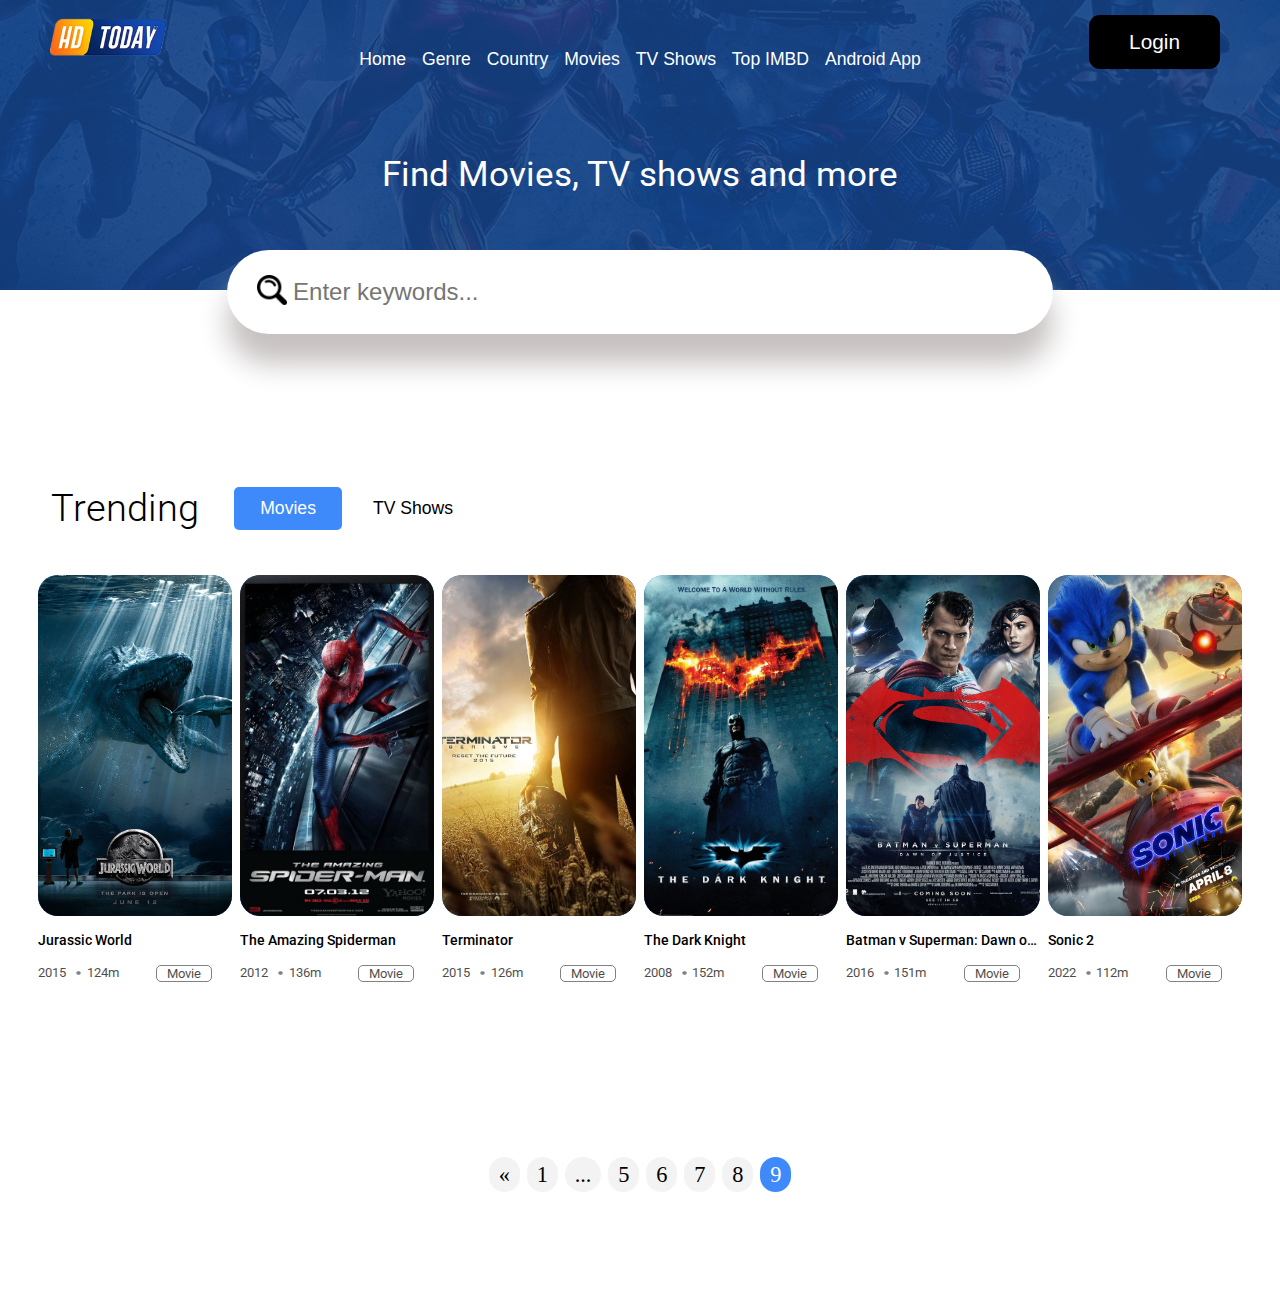
<file: index_9.html>
<!DOCTYPE html>
<html lang="en">
<head>
    <meta charset="UTF-8">
    <meta name="viewport" content="width=device-width, initial-scale=1.0">
    <title>HDTODAY.TV</title>
    <link rel="stylesheet" href="index.css">
    <link rel="icon" type="image/x-icon" href="images/Favicon/hd.png">
</head>
<body>
    <header>
        <nav id="nav">
            <div class="box">
                <img src="images/navbar/menu.png" alt="">
            </div>
            <div class="box">
                <img src="images/navbar/Final_logo.png" alt="">
            </div>
            <div class="box">
                <img src="images/navbar/user.png" alt="">
                <div class="link">
                    <a href="#"><span>Login</span></a>                
                </div>    
            </div>
            <div class="box">
                <input type="text" placeholder="Enter keywords...">
            </div>
            <div class="box">
                <p>Find Movies, TV shows and more</p>
            </div>
            <div class="box">
                <ul>
                    <li><a href="#">Home</a></li>
                    <li><a href="#">Genre</a></li>
                    <li><a href="#">Country</a></li>
                    <li><a href="#">Movies</a></li>
                    <li><a href="#">TV Shows</a></li>
                    <li><a href="#">Top IMBD</a></li>
                    <li><a href="#">Android App</a></li>
                </ul>
            </div>
        </nav>
    </header>
    <main>
        <section class="banana">
            <div class="banana_1">
                <p>Trending</p>
            </div>
            <div class="banana_2">
                <a href="#">Movies</a>
            </div>
            <div class="banana_3">
                <a href="#">TV Shows</a>
            </div>
        </section>
        <!-- This is for the movie section -->
        <section class="cashew">
            <!-- movie1 -->
            <div class="acashew">
                <div class="acashew_img">
                    
                        <img src="images/movie_posters_9/jurassic world.png" alt="Avengers_Endgame" id="img">
                    
                    <div class="acashew_overlay">
                        <a href="https://hdtoday.se/watch-movie/watch-jurassic-world-full-19723">
                            <img src="images/icon/play-button.png" alt="" >
                        </a>
                    </div>
                </div>
                <div class="acashew_text">
                    <p>Jurassic World</p>
                </div>
                <div class="acashew_text_2">
                    <div class="cashewtext_sub">
                        <p>2015</p>
                        <div class="cashew_sub_image">
                            <img src="images/movie_posters/record-button.png" alt="">
                        </div>
                        <p>124m</p>
                    </div>
                    <div class="cashewtext_sub_2">
                        <p>Movie</p>
                    </div>
                </div>
            </div>
            <!-- movie_2 -->
            <div class="acashew">
                <div class="acashew_img">

                        <img src="images/movie_posters_9/amazing spiderman.jpg" alt="" id="img">

                    <div class="acashew_overlay">
                        <a href="https://hdtoday.se/watch-movie/watch-the-amazing-spiderman-full-19641">
                            <img src="images/icon/play-button.png" alt="" >
                        </a>
                    </div>
                </div>
                <div class="acashew_text">
                    <p>The Amazing Spiderman</p>
                </div>
                <div class="acashew_text_2">
                    <div class="cashewtext_sub">
                        <p>2012</p>
                        <div class="cashew_sub_image">
                            <img src="images/movie_posters/record-button.png" alt="">
                        </div>
                        <p>136m</p>
                    </div>
                    <div class="cashewtext_sub_2">
                        <p>Movie</p>
                    </div>
                </div>
            </div>
            <!-- movie_3 -->
            <div class="acashew">
                <div class="acashew_img">
                    
                        <img src="images/movie_posters_9/Terminator.jpg" alt="" id="img">
                    
                    <div class="acashew_overlay">
                        <a href="https://hdtoday.se/watch-movie/watch-terminator-genisys-full-19691">
                            <img src="images/icon/play-button.png" alt="" >
                        </a>
                    </div>
                </div>
                <div class="acashew_text">
                    <p>Terminator</p>
                </div>
                <div class="acashew_text_2">
                    <div class="cashewtext_sub">
                        <p>2015</p>
                        <div class="cashew_sub_image">
                            <img src="images/movie_posters/record-button.png" alt="">
                        </div>
                        <p>126m</p>
                    </div>
                    <div class="cashewtext_sub_2">
                        <p>Movie</p>
                    </div>
                </div>
            </div>
            <!-- movie_4 -->
            <div class="acashew">
                <div class="acashew_img">
                    
                        <img src="images/movie_posters_9/the dark knight.jpg" alt="" id="img">
                    
                    <div class="acashew_overlay">
                        <a href="https://hdtoday.se/watch-movie/watch-the-dark-knight-full-19752">
                            <img src="images/icon/play-button.png" alt="" >
                        </a>
                    </div>
                </div>
                
                <div class="acashew_text">
                    <p>The Dark Knight</p>
                </div>
                <div class="acashew_text_2">
                    <div class="cashewtext_sub">
                        <p>2008</p>
                        <div class="cashew_sub_image">
                                <img src="images/movie_posters/record-button.png" alt="">
                        </div>
                        <p>152m</p>
                    </div>
                    <div class="cashewtext_sub_2">
                        <p>Movie</p>
                    </div>
                </div>
            </div>
            <!-- movie_5 -->
            <div class="acashew">
                <div class="acashew_img">
                    
                        <img src="images/movie_posters_9/super vs bat.jpg" alt="" id="img">
                    
                    <div class="acashew_overlay">
                        <a href="https://hdtoday.se/watch-movie/watch-batman-v-superman-dawn-of-justice-full-19747">
                            <img src="images/icon/play-button.png" alt="" >
                        </a>
                    </div>
                </div>
                <div class="acashew_text">
                    <p>Batman v Superman: Dawn of Justice</p>
                </div>
                <div class="acashew_text_2">
                    <div class="cashewtext_sub">
                        <p>2016</p>
                        <div class="cashew_sub_image">
                            <img src="images/movie_posters/record-button.png" alt="">
                        </div>
                        <p>151m</p>
                    </div>
                    <div class="cashewtext_sub_2">
                        <p>Movie</p>
                    </div>
                </div>
            </div>
            <!-- movie_6 -->
            <div class="acashew">
                <div class="acashew_img">
                    
                        <img src="images/movie_posters_9/sonic-2.jpeg" alt="" id="img">
                    
                    <div class="acashew_overlay">
                        <a href="https://hdtoday.se/watch-movie/watch-sonic-the-hedgehog-2-full-78778">
                            <img src="images/icon/play-button.png" alt="" >
                        </a>
                    </div>
                </div>
                <div class="acashew_text">
                    <p>Sonic 2</p>
                </div>
                <div class="acashew_text_2">
                    <div class="cashewtext_sub">
                        <p>2022</p>
                        <div class="cashew_sub_image">
                            <img src="images/movie_posters/record-button.png" alt="">
                        </div>
                        <p>112m</p>
                    </div>
                    <div class="cashewtext_sub_2">
                        <p>Movie</p>
                    </div>
                </div>
            </div>
        </section>
        <div class="pagination">
            <div class="pagination_center">
                <a href="index_8.html">&laquo;</a>
                <a href="index.html">1</a>
                <!-- <a href="index_2.html">2</a>
                <a href="index_3.html">3</a>
                <a href="index_4.html" >4</a> -->
                <a href="" class="middle" style="pointer-events: none;">...</a>
                <a href="index_5.html">5</a>
                <a href="index_6.html">6</a>
                <a href="index_7.html">7</a>
                <a href="index_8.html">8</a>
                <a href="index_9.html" class="active">9</a>
                <!-- <a href="" style="pointer-events: none;">&raquo;</a> -->
            </div>
        </div>
    </main>
    <footer>
        
    </footer> 
</body>
</html>
</file>
<file: index.css>
@import url('https://fonts.googleapis.com/css2?family=Roboto:ital,wght@0,100;0,300;0,400;0,500;0,700;0,900;1,100;1,300;1,400;1,500;1,700;1,900&display=swap');

:root{
    --bluecolor: #144184;
    --blue: #3E8AFA
}

*{
    box-sizing: border-box;
    padding: 0;
    margin: 0;
}


/* ||CSS RULES FOR THE NAVBAR */
#nav{
    background-color: var(--bluecolor);
    display: grid;
    gap: 5px;
    grid-template-columns: 1fr 1fr 1fr;
    grid-auto-rows: 60px;
    padding: 7px 20px 7px;
}

/* .box{
    background-color: antiquewhite;
} */
.box:nth-child(1){
    display: flex;
    justify-content: flex-start;
    align-items: center;
}
.box:nth-child(1) img{
    width: 25%;
    margin-left: 10px;
}

.box:nth-child(2){
    display: flex;
    justify-content: center;
    align-items: center;
}
.box:nth-child(2) img{
    width: 90%;
    /* margin-left: 2px;
    margin-top: 5px; */
}
.box:nth-child(3) img{
    width: 23%;
    padding-right: 10px;
}
.box:nth-child(3){
    display: flex;
    justify-content: flex-end;
    align-items: center;
}
.box:nth-child(3) a span{
    display: none;
}
.box:nth-child(4){
    grid-column: 1/4
}

.box:nth-child(4) input{
    width: 100%;
    height: 80%;
    text-indent: 12%;
    background-image: url(images/navbar/magnifier.png);
    background-size: 20px;
    background-repeat: no-repeat;
    background-position: 10px 11px;
    font-size: 90%;
    border-radius: 10px;
    margin-top: 9px;
}

.box:nth-child(5){
    display: none;
}
.box:nth-child(6){
    display: none;
}

/* ||This is for the second section with the Tv shows and movies */

.banana{
    /* background-color: antiquewhite; */
    height: 100px;
    display: flex;
    align-items: flex-end;
    gap: 5px;
    width: 94%;
    margin: 0px auto;
}
.banana a{
    font-size: 0.7rem;
    font-weight: 500;
}
.banana_1{
    display: none;
}
.banana_2{
    padding: 7px 10px;
    background-color: #3E8AFA;
    border-radius: 5px;
}

.banana_2 a{
    text-decoration: none;
    color: white;
    font-family: sans-serif;
}
.banana_3{
    padding: 7px 13px;
    /* background-color: #F5F6F7; */
    border-radius: 5px;
}
.banana_3 a{
    text-decoration: none;
    color: #000;
    font-family: sans-serif;
}
/* This is for the grid display for the movies */

.cashew{
    width: 94%;
    display: grid;
    grid-template-columns: 1fr 1fr;
    grid-template-rows: repeat(3, 1fr) ;
    gap: 8px;
    margin: 15px auto
}
.acashew{
    /* background-color: antiquewhite; */
    display: grid;
    row-gap: 0px;
    grid-template-rows: 7fr 1fr 1fr;
    max-width: 500px;
    /* This is important */
    
}

.acashew_img{
    background-color: #3E8AFA;
    object-fit: cover;
    border-radius: 20px;
    position: relative;
}


.acashew_overlay{
    position: absolute;
    top: 0;
    left: 0;
    display: grid;
    place-content: center;
    width: 100%;
    height: 100%;
    background-color: rgba(0,0,0,0.7);
    border-radius: 18px;
    opacity: 0;
    transition: ease 0.3s;
}

.acashew_overlay:hover{
    opacity: 0.8;
}

.acashew_overlay:hover img{
    opacity: 1;
}

.acashew_overlay a{
    /* background-color: red; */
    display: grid;
    place-content: center;
}

.acashew_overlay img{
    width: 60%;
    margin: auto;
    background-color: transparent;
    /* background-color: blue; */

}

#img{
    display: block;
    width: 100%;
    height: auto;
    object-fit: cover;
    min-height: 100%;
    border-radius: 20px;
}
.acashew_text{
    /* background-color: blueviolet; */
    display: grid;
    align-content: center;
}

.acashew_text p{
    white-space: nowrap;
    overflow: hidden;
    text-overflow: ellipsis;
    font-size: 4.1vw;
    font-family: 'Roboto', sans-serif;
    font-weight: 500;
}

.acashew_text_2{
    /* background-color: blueviolet; */
    display: grid;
    align-content: start;
    grid-template-columns: 1fr 1fr;
    opacity: 0.7;
    font-family: 'roboto', sans-serif;
    font-size: 3.5vw;
    font-weight: 400;
}
.cashewtext_sub img{
    width: 39%;
    height: 40%;
    /* background-color: red; */
}
.cashewtext_sub{
    display: grid;
    grid-template-columns: 2fr 1fr 2fr;
}

.cashew_sub_image{
    display: flex;
    align-items: center;
    justify-content: center;
    opacity: 0.7;
    /* background-color: red; */
}

.cashewtext_sub_2{
    text-align: right;
    visibility: hidden;
    display: grid;
    grid-template-columns: 2fr 1fr;
    margin-right: 20px;
}
/* Pagination rules */

.pagination{
    width: calc(100%);
    height: 7vh;
    margin: auto;
    /* background-color:; */
    display: grid;
    align-content: center;
}

.pagination_center{
    /* background-color: red; */
    text-align: center;
}

.pagination_center a{
    text-decoration: none;
    margin: 1.4px;
    color: black;
    background-color: rgb(244, 243, 243);
    font-size: 1.4rem;
    padding: 5px 10px;
    border-radius: 30px;
    /* border: 1px solid black; */
    transition: all 0.5s;
    /* box-shadow: 0px 2px 2px 0px rgb(120, 120, 120); */
}

.pagination_center .active{
    background-color: var(--blue);
    color: white;
}

.pagination_center a:hover{
    background-color: var(--blue);
    color: #FFF;
}

/* This is for the footer */

footer{
    height: 90px;
}


@media (min-width: 992px){
    /* ||CSS RULES FOR THE NAVBAR */
    header{
        position: relative;
    }

    #nav{
        grid-template-columns: 1fr 3fr 1fr;
        grid-auto-rows: 105px;
        height: 290px;
        row-gap: 9px;
        padding-inline: 50px;
        padding-top: 7px;
        background: linear-gradient(rgba(20,65,132, 0.9),rgba(20,65,132, 0.9),rgba(20,65,132, 0.9)), url(images/navbar/wp10317862.jpg);
        background-position: center;      
    }

    .box:nth-child(1){
        display: none;
    }

    .box:nth-child(2){
        grid-column: 1/2;
        justify-content: flex-start;
        align-items: flex-start;
    }
    .box:nth-child(2) img{
        width: 50%;
    
    }

    .box:nth-child(3){
        justify-content: flex-end;
        align-items: flex-start;
    }
    .box:nth-child(3) img{
        width: 20%;
        display: none;
    }
    .box:nth-child(3) a{
        text-decoration: none;
        color: white;
        margin: 0px 0px 0px 0px;
        font-size: 1.3rem;
        font-family: sans-serif;
    }
    .box:nth-child(3) a span{
        display: inline;
    }
    .link{
        padding: 15px 40px;
        background-color: black;
        margin: 8px 10px;
        border-radius: 11px;
    }
    .box:nth-child(4){
        display: flex;
        justify-content: center;
        align-items: center;
    }

    .box:nth-child(4) input{
        width: 70%;
        border-radius: 90px;
        background-size: 30px;
        background-position: 30px 25px;
        text-indent: 8%;
        font-size: 1.5rem;
        border: none;
        box-shadow: 0px 30px 28px 0px rgb(199, 193, 193);
    }
    .box:nth-child(4) input:focus{
        outline: none;
    }
    .box:nth-child(5){
        display: grid;
        grid-column: 1/4;
        grid-row: 2/3;
    }

    .box:nth-child(5) p{
        font-family: 'Roboto', sans-serif;
        font-size: 2.2rem;
        display: flex;
        justify-content: center;
        align-items: center;
        color: white;
    }
    .box:nth-child(6){
        display:grid;
        grid-column: 2/3;
        grid-row: 1/2;
    }
    
    .box:nth-child(6) ul{
        list-style-type: none;
        display: flex;
        /* background-color: red; */
        width: 80%;
        margin: 0 auto;
        font-size: 1.1rem;
        justify-content: space-between;
        align-items: center;
    }

    .box:nth-child(6) ul li a{
        text-decoration: none;
        color: white;
        font-family: sans-serif;
        font-weight:400;
    }

    /* This is for the section under the header */
    .banana{
        height: 240px;
        width: 92%;
    }
    
    .banana_1{
        display: block;
        text-align: center;
        /* padding: ; */
        font-size: 2.4rem;
        font-family:'Roboto', sans-serif;
        font-weight: 300;
        margin-right: 30px;
    }
    .banana_2{
        padding: 11px 26px;
        border-radius: 5px;
    }
    .banana_2 a{
        font-size: 1.1rem;
    }

    .banana_3{
        padding: 11px 26px;
        border-radius: 5px;
    
    }
    .banana_3 a{
        font-size: 1.1rem;
    }
    
    /* For the movies section */

    .cashew{
        grid-template-columns: repeat(6, 1fr);
        margin-top: 5vh;
        grid-template-rows: 1fr;
    }

    .acashew p{
        font-size:1.08vw;
        font-family: 'roboto', Arial;
    }

    .acashew_text_2 p{
        font-size: 1.05vw;
    }
    
    .cashew_sub_image img{
        width: 30%;
        height: 20%;
    }


    .cashewtext_sub_2{
        visibility:visible;
    }

    .cashewtext_sub_2 p{
        /* background-color: red; */
        grid-column: 2/3;
        border: 1px solid rgba(0,0,0,0.7);
        border-radius: 5px;
        text-align: center;
        padding-inline: 10px;
    
    }
    .cashewtext_sub{
        display: grid;
        grid-template-columns: 2fr 1fr 3fr;
    }
    
    .pagination{
        margin-top: 130px;
    }
 

}
</file>
